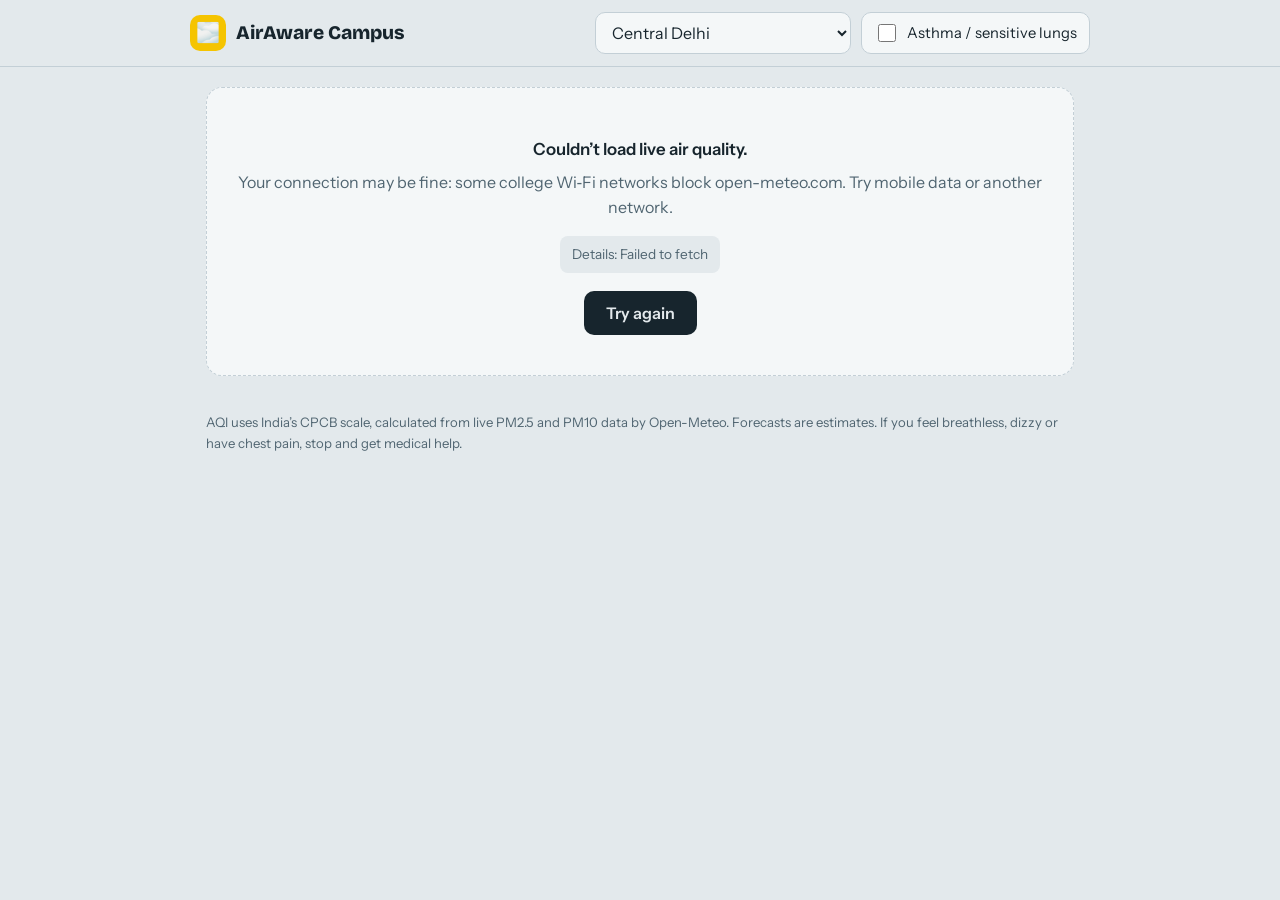
<file: AirAware/index.html>
<!DOCTYPE html>
<html lang="en">
<head>
<meta charset="utf-8">
<meta name="viewport" content="width=device-width, initial-scale=1">
<title>AirAware Campus – Is it safe to be outside today?</title>
<meta name="description" content="Live Delhi air quality and heat advice for students: outdoor classes, sports, jogging and walking between blocks.">
<link rel="icon" href="data:image/svg+xml,<svg xmlns='http://www.w3.org/2000/svg' viewBox='0 0 100 100'><text y='.9em' font-size='90'>🌫️</text></svg>">
<link rel="preconnect" href="https://fonts.googleapis.com">
<link href="https://fonts.googleapis.com/css2?family=Bricolage+Grotesque:wght@600;800&family=Instrument+Sans:wght@400;500;600&display=swap" rel="stylesheet">
<link rel="stylesheet" href="style.css">
</head>
<body>
<nav class="top">
  <div class="brand"><span class="logo" aria-hidden="true">🌫️</span><span>AirAware Campus</span></div>
  <div class="ctl">
    <label for="place" class="sr">Campus area</label>
    <select id="place"></select>
    <label class="sw"><input type="checkbox" id="asthma"><span>Asthma / sensitive lungs</span></label>
  </div>
</nav>

<main>
  <div id="status" class="status" role="status" aria-live="polite">
    <div class="skel"></div>
    <p>Loading live air quality…</p>
  </div>

  <div id="app" class="hide">
    <section class="hero" aria-label="Current air quality">
      <div class="gauge">
        <svg viewBox="0 0 140 140" aria-hidden="true">
          <circle class="trk" cx="70" cy="70" r="58"/>
          <circle class="prg" id="ring" cx="70" cy="70" r="58"/>
        </svg>
        <div class="gnum"><b id="aqi">–</b><span>AQI</span></div>
      </div>
      <div class="htxt">
        <span class="chip" id="cat"></span>
        <h1 id="headline"></h1>
        <p id="why"></p>
        <p class="meta" id="where"></p>
      </div>
      <div class="spectrum">
        <div class="scale" id="scale"><div class="pin" id="pin"></div></div>
        <div class="ticks"><span>0</span><span>100</span><span>200</span><span>300</span><span>400</span><span>500</span></div>
      </div>
    </section>

    <section>
      <h2>Right now</h2>
      <div class="stats" id="stats"></div>
    </section>

    <section>
      <h2>What can I do outside?</h2>
      <div class="acts" id="acts"></div>
    </section>

    <section>
      <h2>Next 12 hours</h2>
      <div class="panel">
        <p id="bestline" class="best"></p>
        <div class="bars" id="bars" role="img" aria-label="Forecast air quality index for the next 12 hours"></div>
      </div>
    </section>

    <section>
      <h2>Do this today</h2>
      <ul class="tips" id="tips"></ul>
    </section>
  </div>

  <footer>
    AQI uses India’s CPCB scale, calculated from live PM2.5 and PM10 data by Open-Meteo. Forecasts are estimates. If you feel breathless, dizzy or have chest pain, stop and get medical help.
  </footer>
</main>
<script src="script.js"></script>
</body>
</html>
</file>
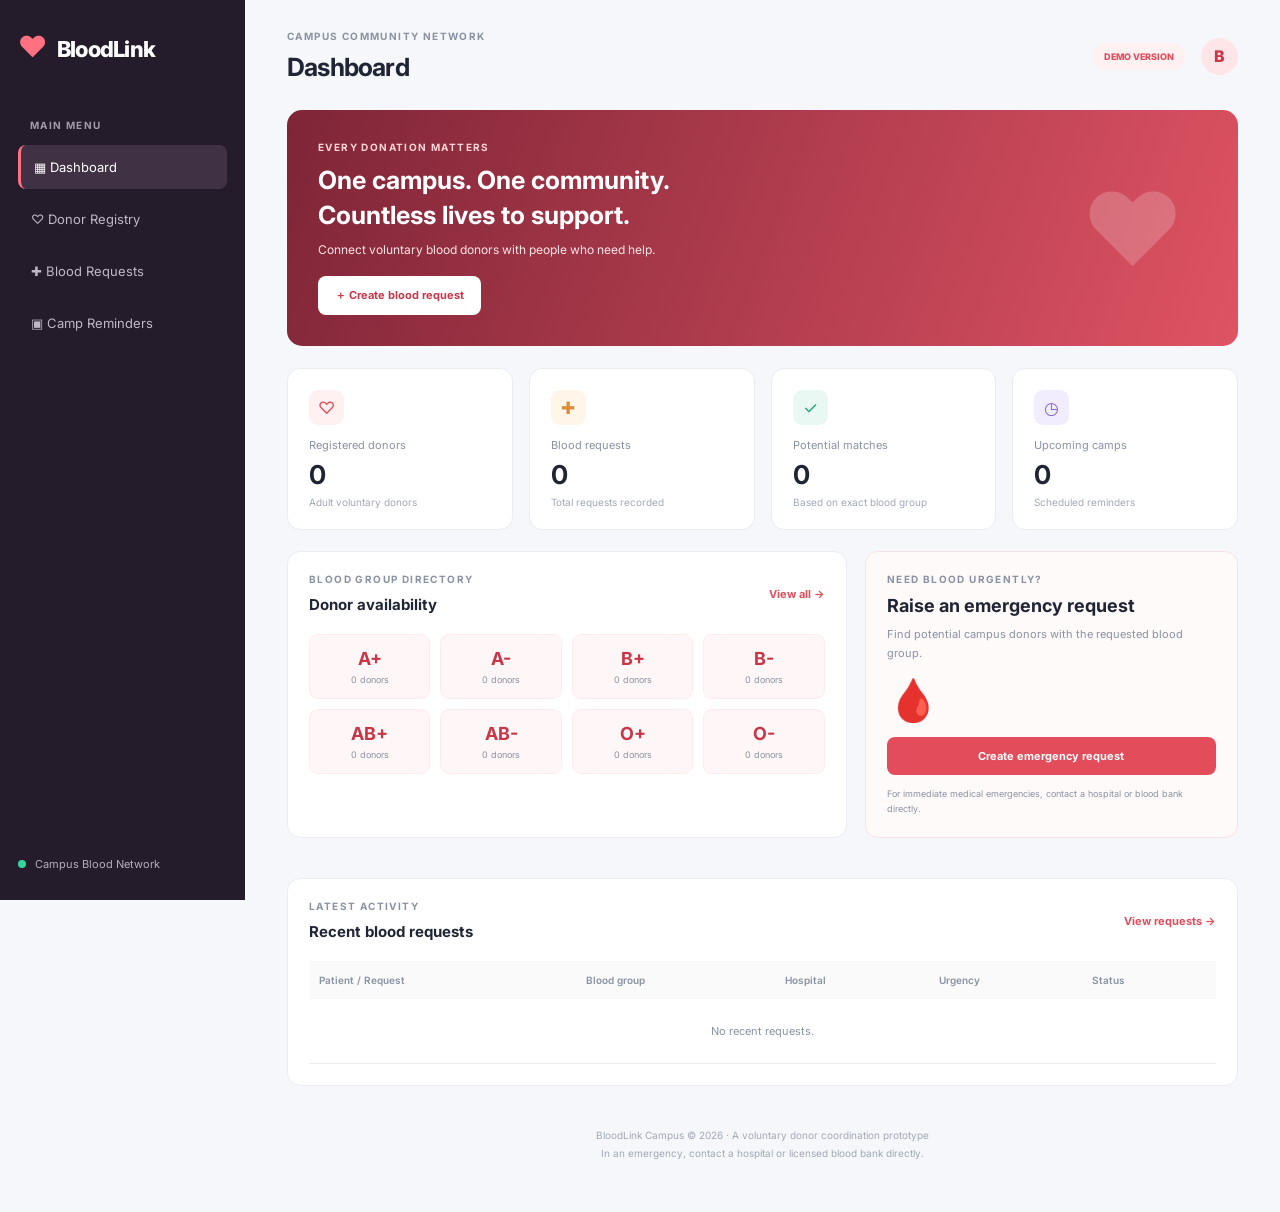
<file: BloodLinkCampus/index.html>
<!DOCTYPE html>
<html lang="en">
<head>
  <meta charset="UTF-8">
  <meta name="viewport" content="width=device-width, initial-scale=1.0">
  <title>BloodLink Campus | Donate. Connect. Save Lives.</title>
  <link rel="stylesheet" href="style.css">
</head>
<body>

  <aside class="sidebar">
    <div class="brand"><span>♥</span> BloodLink</div>
    <p class="side-label">MAIN MENU</p>
    <button class="nav active" data-page="dashboard">▦ Dashboard</button>
    <button class="nav" data-page="donors">♡ Donor Registry</button>
    <button class="nav" data-page="requests">✚ Blood Requests</button>
    <button class="nav" data-page="camps">▣ Camp Reminders</button>

    <div class="sidebar-bottom">
      <span class="online-dot"></span>
      Campus Blood Network
    </div>
  </aside>

  <main class="main">

    <header class="topbar">
      <div>
        <p class="eyebrow">CAMPUS COMMUNITY NETWORK</p>
        <h1 id="pageTitle">Dashboard</h1>
      </div>
      <div class="top-right">
        <span class="demo-badge">DEMO VERSION</span>
        <div class="avatar">B</div>
      </div>
    </header>

    <!-- DASHBOARD -->
    <section id="dashboardPage" class="page">

      <div class="hero">
        <div>
          <p class="eyebrow">EVERY DONATION MATTERS</p>
          <h2>One campus. One community.<br>Countless lives to support.</h2>
          <p>Connect voluntary blood donors with people who need help.</p>
          <button class="hero-btn" data-goto="requests">＋ Create blood request</button>
        </div>
        <div class="hero-symbol">♥</div>
      </div>

      <div class="stats-grid">
        <div class="stat-card">
          <div class="stat-icon red">♡</div>
          <p>Registered donors</p>
          <h2 id="donorCount">0</h2>
          <small>Adult voluntary donors</small>
        </div>

        <div class="stat-card">
          <div class="stat-icon orange">✚</div>
          <p>Blood requests</p>
          <h2 id="requestCount">0</h2>
          <small>Total requests recorded</small>
        </div>

        <div class="stat-card">
          <div class="stat-icon green">✓</div>
          <p>Potential matches</p>
          <h2 id="matchCount">0</h2>
          <small>Based on exact blood group</small>
        </div>

        <div class="stat-card">
          <div class="stat-icon purple">◷</div>
          <p>Upcoming camps</p>
          <h2 id="campCount">0</h2>
          <small>Scheduled reminders</small>
        </div>
      </div>

      <div class="dashboard-grid">
        <div class="panel">
          <div class="panel-heading">
            <div>
              <p class="eyebrow">BLOOD GROUP DIRECTORY</p>
              <h3>Donor availability</h3>
            </div>
            <button class="text-btn" data-goto="donors">View all →</button>
          </div>

          <div id="bloodGroupStats" class="blood-group-grid"></div>
        </div>

        <div class="panel emergency-panel">
          <p class="eyebrow">NEED BLOOD URGENTLY?</p>
          <h3>Raise an emergency request</h3>
          <p>Find potential campus donors with the requested blood group.</p>
          <div class="emergency-icon">🩸</div>
          <button class="primary-btn full-btn" data-goto="requests">
            Create emergency request
          </button>
          <small>For immediate medical emergencies, contact a hospital or blood bank directly.</small>
        </div>
      </div>

      <div class="panel">
        <div class="panel-heading">
          <div>
            <p class="eyebrow">LATEST ACTIVITY</p>
            <h3>Recent blood requests</h3>
          </div>
          <button class="text-btn" data-goto="requests">View requests →</button>
        </div>
        <div class="table-scroll">
          <table>
            <thead>
              <tr>
                <th>Patient / Request</th>
                <th>Blood group</th>
                <th>Hospital</th>
                <th>Urgency</th>
                <th>Status</th>
              </tr>
            </thead>
            <tbody id="recentRequests"></tbody>
          </table>
        </div>
      </div>
    </section>

    <!-- DONOR REGISTRY -->
    <section id="donorsPage" class="page hidden">

      <div class="section-intro">
        <p class="eyebrow">VOLUNTARY DONATION NETWORK</p>
        <h2>Campus donor registry</h2>
        <p>Register as an adult voluntary donor or find potential donors by blood group.</p>
      </div>

      <div class="panel form-panel">
        <div class="panel-heading">
          <div>
            <p class="eyebrow">JOIN THE NETWORK</p>
            <h3>Register as a donor</h3>
          </div>
          <span class="tag">18+ ONLY</span>
        </div>

        <form id="donorForm">
          <div class="form-grid">
            <div class="field">
              <label for="donorName">Full name</label>
              <input type="text" id="donorName" placeholder="Enter your name" maxlength="60" required>
            </div>

            <div class="field">
              <label for="donorAge">Age</label>
              <input type="number" id="donorAge" min="18" max="100" placeholder="18 or above" required>
            </div>

            <div class="field">
              <label for="donorBlood">Blood group</label>
              <select id="donorBlood" required>
                <option value="">Select blood group</option>
                <option>A+</option><option>A-</option>
                <option>B+</option><option>B-</option>
                <option>AB+</option><option>AB-</option>
                <option>O+</option><option>O-</option>
              </select>
            </div>

            <div class="field">
              <label for="donorLocation">Campus location</label>
              <select id="donorLocation" required>
                <option value="">Select location</option>
                <option>Hostel A</option>
                <option>Hostel B</option>
                <option>Hostel C</option>
                <option>Hostel D</option>
                <option>Academic Block</option>
                <option>Other</option>
              </select>
            </div>

            <div class="field">
              <label for="donorEmail">Email address</label>
              <input type="email" id="donorEmail" placeholder="name@example.com" required>
            </div>

            <div class="field">
              <label for="donorPhone">Phone number</label>
              <input type="tel" id="donorPhone" placeholder="10-digit mobile number" pattern="[0-9]{10}" required>
            </div>

            <div class="field full-field">
              <label for="lastDonation">Last donation date (if known)</label>
              <input type="date" id="lastDonation">
              <small>Leave blank if unknown. A blank date does not mean you are eligible to donate.</small>
            </div>
          </div>

          <label class="consent">
            <input type="checkbox" id="donorConsent" required>
            <span>I voluntarily agree to be listed in this demo donor registry and understand that actual donation eligibility must be confirmed by a blood bank.</span>
          </label>

          <button type="submit" class="primary-btn">＋ Register as donor</button>
        </form>
      </div>

      <div class="panel">
        <div class="panel-heading">
          <div>
            <p class="eyebrow">REGISTERED VOLUNTEERS</p>
            <h3>Find potential donors</h3>
          </div>
          <select id="donorFilter" class="filter-select">
            <option value="all">All blood groups</option>
            <option>A+</option><option>A-</option>
            <option>B+</option><option>B-</option>
            <option>AB+</option><option>AB-</option>
            <option>O+</option><option>O-</option>
          </select>
        </div>

        <div class="table-scroll">
          <table>
            <thead>
              <tr>
                <th>Donor</th>
                <th>Blood group</th>
                <th>Location</th>
                <th>Last donation</th>
                <th>Cooldown tracker</th>
              </tr>
            </thead>
            <tbody id="donorTable"></tbody>
          </table>
        </div>
        <p class="privacy-note">Contact details are not displayed in the public directory.</p>
      </div>
    </section>

    <!-- BLOOD REQUESTS -->
    <section id="requestsPage" class="page hidden">

      <div class="section-intro">
        <p class="eyebrow">EMERGENCY SUPPORT</p>
        <h2>Blood request centre</h2>
        <p>Create a request and identify potential donors with the same blood group.</p>
      </div>

      <div class="panel form-panel">
        <div class="panel-heading">
          <div>
            <p class="eyebrow">NEW REQUEST</p>
            <h3>Request blood assistance</h3>
          </div>
          <span class="tag urgent-tag">EMERGENCY SUPPORT</span>
        </div>

        <form id="requestForm">
          <div class="form-grid">
            <div class="field">
              <label for="patientName">Patient / request name</label>
              <input type="text" id="patientName" maxlength="60" placeholder="Enter name" required>
            </div>

            <div class="field">
              <label for="requestBlood">Required blood group</label>
              <select id="requestBlood" required>
                <option value="">Select blood group</option>
                <option>A+</option><option>A-</option>
                <option>B+</option><option>B-</option>
                <option>AB+</option><option>AB-</option>
                <option>O+</option><option>O-</option>
              </select>
            </div>

            <div class="field">
              <label for="hospitalName">Hospital / blood bank</label>
              <input type="text" id="hospitalName" maxlength="100" placeholder="Enter hospital name" required>
            </div>

            <div class="field">
              <label for="unitsRequired">Units requested</label>
              <input type="number" id="unitsRequired" min="1" max="20" value="1" required>
            </div>

            <div class="field">
              <label for="requestUrgency">Priority</label>
              <select id="requestUrgency" required>
                <option value="Urgent">Urgent</option>
                <option value="High">High</option>
                <option value="Normal">Normal</option>
              </select>
            </div>

            <div class="field">
              <label for="requestContact">Requester contact</label>
              <input type="tel" id="requestContact" pattern="[0-9]{10}" placeholder="10-digit mobile number" required>
            </div>
          </div>

          <button type="submit" class="primary-btn">＋ Submit blood request</button>
        </form>
      </div>

      <div id="matchResult" class="panel match-panel hidden">
        <p class="eyebrow">POTENTIAL DONOR MATCHES</p>
        <h3 id="matchHeading">Matching donors</h3>
        <p class="muted" id="matchDescription"></p>
        <div id="matchList" class="match-list"></div>
        <button id="broadcastButton" class="primary-btn full-btn">
          📢 Simulate emergency broadcast
        </button>
        <p id="broadcastMessage" class="broadcast-message"></p>
      </div>

      <div class="panel">
        <div class="panel-heading">
          <div>
            <p class="eyebrow">REQUEST HISTORY</p>
            <h3>All blood requests</h3>
          </div>
        </div>
        <div class="table-scroll">
          <table>
            <thead>
              <tr>
                <th>Request</th>
                <th>Blood group</th>
                <th>Hospital</th>
                <th>Units</th>
                <th>Priority</th>
                <th>Status</th>
              </tr>
            </thead>
            <tbody id="requestTable"></tbody>
          </table>
        </div>
      </div>
    </section>

    <!-- CAMP REMINDERS -->
    <section id="campsPage" class="page hidden">

      <div class="section-intro">
        <p class="eyebrow">CAMPUS EVENTS</p>
        <h2>Blood donation camp reminders</h2>
        <p>Keep track of upcoming voluntary blood donation camps.</p>
      </div>

      <div class="panel form-panel">
        <div class="panel-heading">
          <div>
            <p class="eyebrow">SCHEDULE AN EVENT</p>
            <h3>Add a camp reminder</h3>
          </div>
        </div>

        <form id="campForm">
          <div class="form-grid">
            <div class="field">
              <label for="campName">Camp name</label>
              <input type="text" id="campName" maxlength="80" placeholder="Campus Blood Donation Camp" required>
            </div>

            <div class="field">
              <label for="campDate">Date</label>
              <input type="date" id="campDate" required>
            </div>

            <div class="field">
              <label for="campTime">Time</label>
              <input type="time" id="campTime" required>
            </div>

            <div class="field">
              <label for="campVenue">Venue</label>
              <input type="text" id="campVenue" maxlength="100" placeholder="Campus auditorium" required>
            </div>
          </div>

          <button type="submit" class="primary-btn">＋ Add camp reminder</button>
        </form>
      </div>

      <div class="panel">
        <div class="panel-heading">
          <div>
            <p class="eyebrow">UPCOMING EVENTS</p>
            <h3>Scheduled camps</h3>
          </div>
        </div>
        <div id="campList" class="camp-list"></div>
      </div>
    </section>

    <footer>
      BloodLink Campus © 2026 · A voluntary donor coordination prototype
      <p>In an emergency, contact a hospital or licensed blood bank directly.</p>
    </footer>

  </main>

  <script src="script.js"></script>
</body>
</html>
</file>
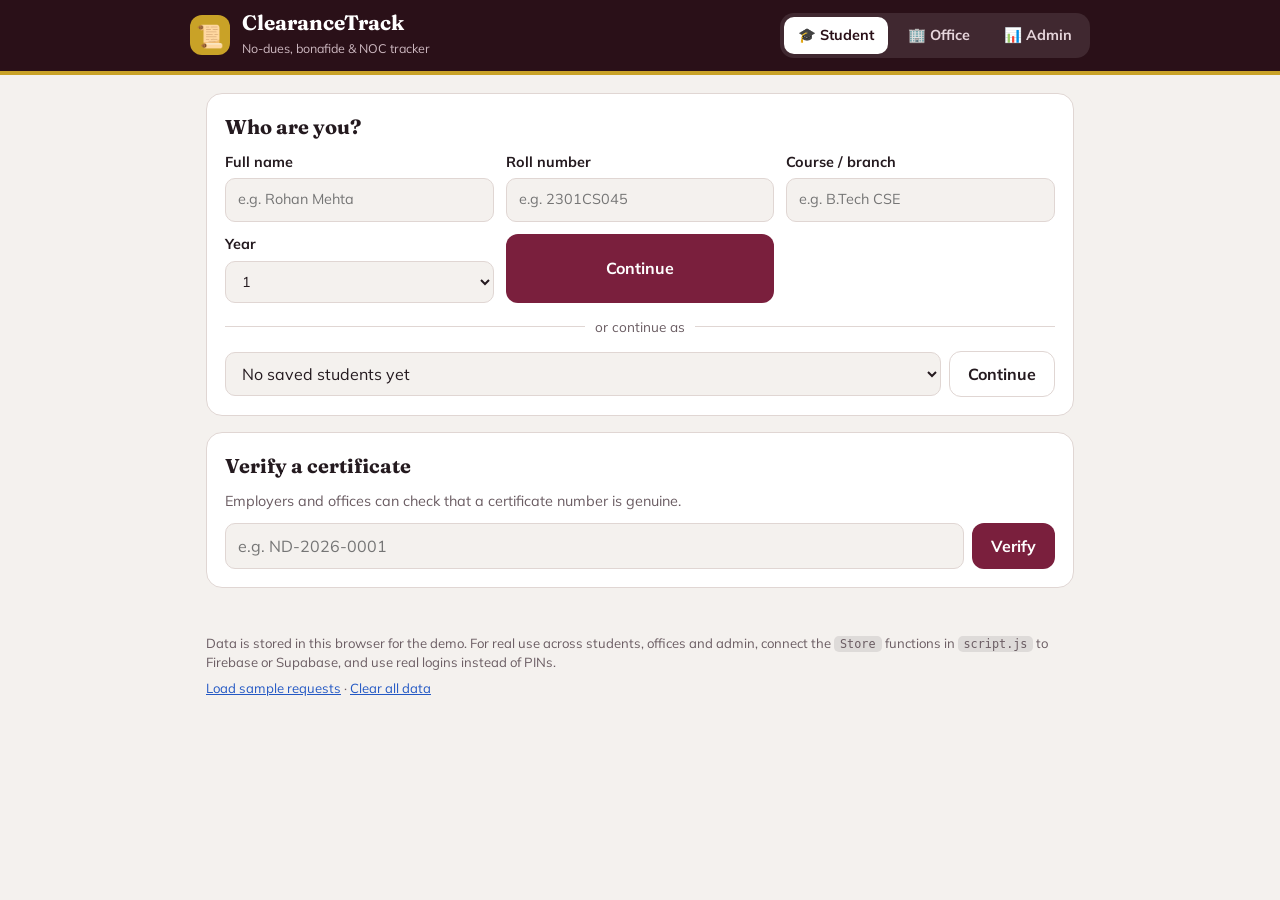
<file: ClearanceTrack/index.html>
<!DOCTYPE html>
<html lang="en">
<head>
<meta charset="utf-8">
<meta name="viewport" content="width=device-width, initial-scale=1">
<title>ClearanceTrack – No-dues, bonafide &amp; NOC tracker</title>
<meta name="description" content="Apply once, track every department's approval live, and get a verifiable certificate. No more running between offices.">
<link rel="icon" href="data:image/svg+xml,<svg xmlns='http://www.w3.org/2000/svg' viewBox='0 0 100 100'><text y='.9em' font-size='90'>📜</text></svg>">
<link rel="preconnect" href="https://fonts.googleapis.com">
<link href="https://fonts.googleapis.com/css2?family=Fraunces:wght@600;700&family=Mulish:wght@400;600;700&display=swap" rel="stylesheet">
<link rel="stylesheet" href="style.css">
</head>
<body>
<header class="bar">
  <div class="brand">
    <span class="logo" aria-hidden="true">📜</span>
    <div><b>ClearanceTrack</b><small>No-dues, bonafide &amp; NOC tracker</small></div>
  </div>
  <nav class="roles" role="tablist" aria-label="Choose your role">
    <button role="tab" class="tab" data-role="student" aria-selected="true">🎓 Student</button>
    <button role="tab" class="tab" data-role="office" aria-selected="false">🏢 Office</button>
    <button role="tab" class="tab" data-role="admin" aria-selected="false">📊 Admin</button>
  </nav>
</header>

<main>
<noscript><p class="card">ClearanceTrack needs JavaScript to run. Please enable it.</p></noscript>

<!-- ================= STUDENT ================= -->
<section id="view-student" class="view">
  <div id="sSignin" class="card">
    <h2>Who are you?</h2>
    <form id="signForm" class="fields two" autocomplete="off">
      <label>Full name<input id="sName" required maxlength="60" placeholder="e.g. Rohan Mehta"></label>
      <label>Roll number<input id="sRoll" required maxlength="20" placeholder="e.g. 2301CS045"></label>
      <label>Course / branch<input id="sCourse" required maxlength="40" placeholder="e.g. B.Tech CSE"></label>
      <label>Year<select id="sYear"><option>1</option><option>2</option><option>3</option><option>4</option><option>5</option></select></label>
      <button class="btn primary" type="submit">Continue</button>
    </form>
    <div class="or"><span>or continue as</span></div>
    <div class="inline">
      <select id="sSel" aria-label="Continue as"></select>
      <button class="btn ghost" id="sBtn" type="button">Continue</button>
    </div>
  </div>

  <div id="sDash" class="hide">
    <div id="sMe"></div>
    <div class="card">
      <h2>Apply for a certificate</h2>
      <form id="reqForm" class="fields" autocomplete="off">
        <label>What do you need?<select id="rType"></select></label>
        <div id="rNeeds" class="needs"></div>
        <label>Purpose / note <span id="purposeHint" class="opt">(optional)</span><input id="rPurpose" maxlength="140" placeholder="e.g. Internship at Acme Corp, 3 months"></label>
        <p id="rErr" class="err hide" role="alert"></p>
        <button class="btn primary" type="submit">Submit to all departments</button>
      </form>
    </div>
    <h2 class="sec">My requests</h2>
    <div id="myReqs" class="list"></div>
  </div>

  <div id="verifyCard" class="card">
    <h2>Verify a certificate</h2>
    <p class="hint">Employers and offices can check that a certificate number is genuine.</p>
    <form id="verifyForm" class="inline">
      <input id="vCode" placeholder="e.g. ND-2026-0001" maxlength="20" autocomplete="off" aria-label="Certificate number" required>
      <button class="btn primary" type="submit">Verify</button>
    </form>
    <div id="vResult"></div>
  </div>
</section>

<!-- ================= OFFICE ================= -->
<section id="view-office" class="view hide">
  <div id="oLock" class="card lockbox">
    <h2>Department login</h2>
    <p>Choose your department and enter its PIN.</p>
    <form id="oLockForm" class="fields">
      <select id="oDept" aria-label="Department"></select>
      <input id="oPin" type="password" inputmode="numeric" maxlength="8" placeholder="PIN" aria-label="Department PIN" required>
      <button class="btn primary" type="submit">Unlock</button>
    </form>
    <p class="hint">Demo PIN for every department: 1111</p>
    <p id="oErr" class="err hide" role="alert"></p>
  </div>
  <div id="oMain" class="hide">
    <div id="oHead" class="card me"></div>
    <div id="oBanner"></div>
    <div class="stats">
      <div class="stat"><b id="osWait">0</b><span>Waiting for you</span></div>
      <div class="stat warn"><b id="osLate">0</b><span>Past deadline</span></div>
      <div class="stat"><b id="osAvg">–</b><span>Avg days to reply</span></div>
    </div>
    <div class="chips" role="tablist" aria-label="Filter">
      <button class="chip-btn active" data-filter="pending">Waiting</button>
      <button class="chip-btn" data-filter="blocked">Dues / rejected</button>
      <button class="chip-btn" data-filter="done">Approved</button>
    </div>
    <input id="oSearch" class="search" type="search" placeholder="Search name or roll number…" aria-label="Search">
    <div id="oList" class="list"></div>
  </div>
</section>

<!-- ================= ADMIN ================= -->
<section id="view-admin" class="view hide">
  <div id="aLock" class="card lockbox">
    <h2>Admin login</h2>
    <p>Enter the registrar / admin PIN.</p>
    <form class="lock" id="aLockForm">
      <input id="aPin" type="password" inputmode="numeric" maxlength="8" placeholder="PIN" aria-label="Admin PIN" required>
      <button class="btn primary" type="submit">Unlock</button>
    </form>
    <p class="hint">Demo PIN: 9999</p>
    <p id="aErr" class="err hide" role="alert"></p>
  </div>
  <div id="aMain" class="hide">
    <div class="stats four">
      <div class="stat"><b id="asProg">0</b><span>In progress</span></div>
      <div class="stat"><b id="asReady">0</b><span>Ready to issue</span></div>
      <div class="stat"><b id="asIssued">0</b><span>Issued</span></div>
      <div class="stat warn"><b id="asStuck">0</b><span>Past deadline</span></div>
    </div>
    <h2 class="sec">Ready to issue</h2>
    <div id="aReady" class="list"></div>
    <h2 class="sec">Where requests get stuck</h2>
    <div id="aBott" class="card"></div>
    <div class="rowhead"><h2 class="sec">Requests past the deadline</h2><button class="btn ghost small" id="csvBtn" type="button">⬇ Download all (CSV)</button></div>
    <div id="aStuck" class="list"></div>
  </div>
</section>
</main>

<!-- certificate page (shown instead of the app, and printed) -->
<section id="certPage" class="hide" aria-label="Certificate">
  <div class="noprint certbar">
    <button class="btn ghost" data-act="closecert" type="button">← Back</button>
    <button class="btn primary" data-act="printcert" type="button">🖨 Print / Save as PDF</button>
  </div>
  <div id="certBody" class="cert"></div>
</section>

<div id="toast" class="toast hide" role="status" aria-live="polite"></div>

<footer>
  <p>Data is stored in this browser for the demo. For real use across students, offices and admin, connect the <code>Store</code> functions in <code>script.js</code> to Firebase or Supabase, and use real logins instead of PINs.</p>
  <p><button class="link" id="seedBtn" type="button">Load sample requests</button> · <button class="link" id="resetBtn" type="button">Clear all data</button></p>
</footer>

<script src="script.js"></script>
</body>
</html>
</file>
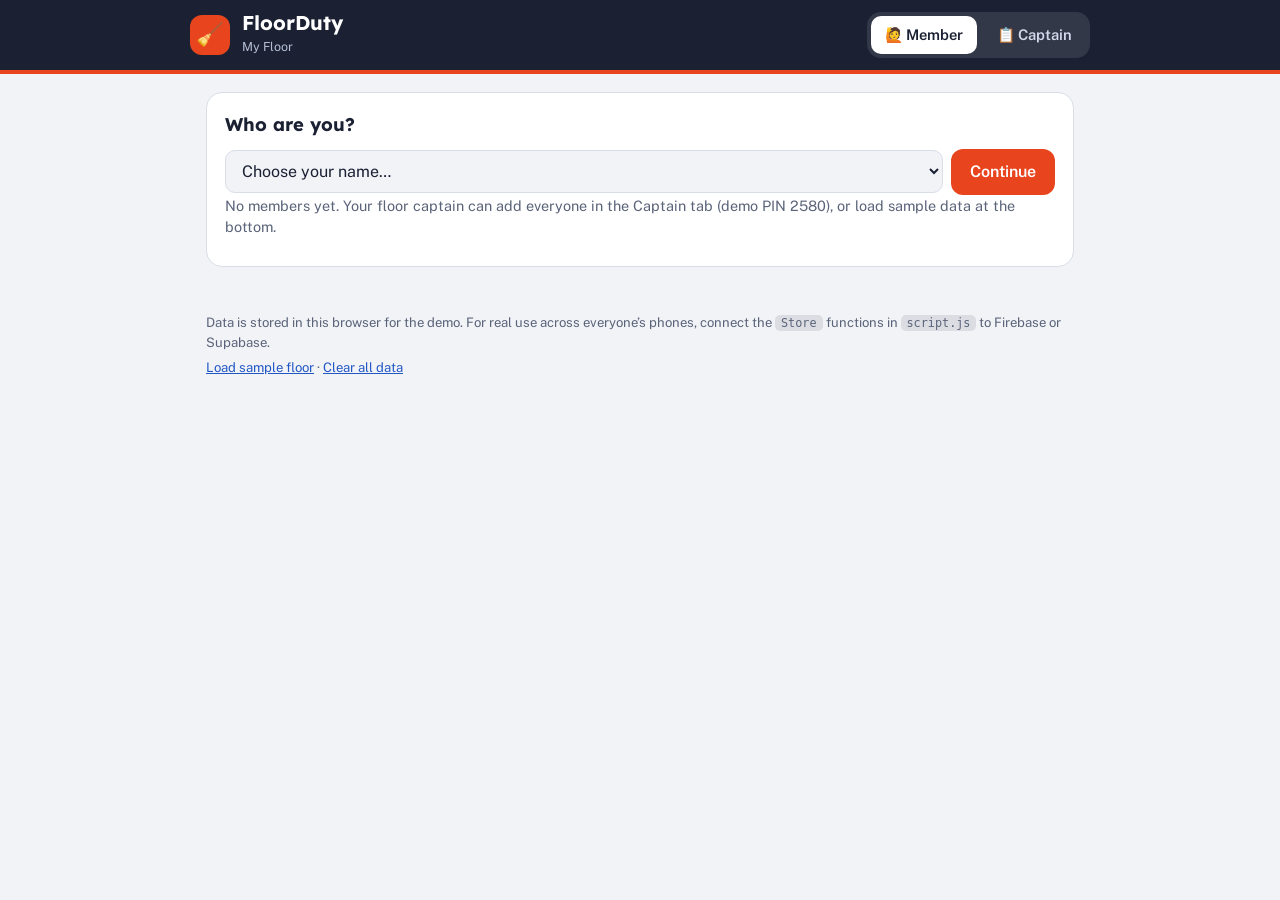
<file: FloorDuty/index.html>
<!DOCTYPE html>
<html lang="en">
<head>
<meta charset="utf-8">
<meta name="viewport" content="width=device-width, initial-scale=1">
<title>FloorDuty – Fair hostel chore roster</title>
<meta name="description" content="A fair, auto-rotating duty roster for your hostel floor or room. Swap duties, get reminders, and end the arguments about whose turn it is.">
<link rel="icon" href="data:image/svg+xml,<svg xmlns='http://www.w3.org/2000/svg' viewBox='0 0 100 100'><text y='.9em' font-size='90'>🧹</text></svg>">
<link rel="preconnect" href="https://fonts.googleapis.com">
<link href="https://fonts.googleapis.com/css2?family=Lexend:wght@500;700&family=Public+Sans:wght@400;500;600;700&display=swap" rel="stylesheet">
<link rel="stylesheet" href="style.css">
</head>
<body>
<header class="bar">
  <div class="brand">
    <span class="logo" aria-hidden="true">🧹</span>
    <div><b>FloorDuty</b><small id="floorTitle">Fair hostel chore roster</small></div>
  </div>
  <nav class="roles" role="tablist" aria-label="Choose your role">
    <button role="tab" class="tab" data-role="member" aria-selected="true">🙋 Member</button>
    <button role="tab" class="tab" data-role="captain" aria-selected="false">📋 Captain</button>
  </nav>
</header>

<main>
<noscript><p class="card">FloorDuty needs JavaScript to run. Please enable it.</p></noscript>

<!-- ================= MEMBER ================= -->
<section id="view-member" class="view">
  <div id="mSignin" class="card">
    <h2>Who are you?</h2>
    <div class="inline">
      <select id="mSel" aria-label="Choose your name"></select>
      <button class="btn primary" id="mBtn" type="button">Continue</button>
    </div>
    <p id="noMembers" class="hint hide">No members yet. Your floor captain can add everyone in the Captain tab (demo PIN 2580), or load sample data at the bottom.</p>
  </div>

  <div id="mDash" class="hide">
    <div id="mMe"></div>
    <div id="todayBanner"></div>

    <h2 class="sec">Today on the floor</h2>
    <div id="todayAll" class="list"></div>

    <h2 class="sec">My upcoming duties</h2>
    <div id="myList" class="list"></div>

    <h2 class="sec">Swap requests for me</h2>
    <div id="swapBox" class="list"></div>

    <h2 class="sec">Next 7 days</h2>
    <div class="tablewrap" id="calWrap"></div>

    <h2 class="sec">Fairness board</h2>
    <div id="fairBoard" class="card"></div>
  </div>
</section>

<!-- ================= CAPTAIN ================= -->
<section id="view-captain" class="view hide">
  <div id="captainLock" class="card lockbox">
    <h2>Floor captain login</h2>
    <p>Enter the captain PIN to manage members and duties.</p>
    <form class="lock" id="lockForm">
      <input id="pinInput" type="password" inputmode="numeric" maxlength="8" placeholder="PIN" aria-label="Captain PIN" required>
      <button class="btn primary" type="submit">Unlock</button>
    </form>
    <p class="hint">Demo PIN: 2580</p>
    <p id="lockErr" class="err hide" role="alert"></p>
  </div>

  <div id="captainMain" class="hide">
    <div class="card">
      <h2>Floor / room name</h2>
      <form id="floorForm" class="inline">
        <input id="floorName" maxlength="40" placeholder="e.g. Block B – 2nd Floor" aria-label="Floor name" required>
        <button class="btn primary" type="submit">Save</button>
      </form>
    </div>

    <div class="card">
      <h2>Members</h2>
      <form id="memberForm" class="inline" autocomplete="off">
        <input id="mName" required maxlength="40" placeholder="Name" aria-label="Member name">
        <input id="mRoom" maxlength="12" placeholder="Room (optional)" aria-label="Room">
        <button class="btn primary" type="submit">Add member</button>
      </form>
      <div id="memberList" class="list slim"></div>
    </div>

    <div class="card">
      <h2>Away / on leave</h2>
      <p class="hint">Someone away is skipped, and their duties in that window move to others automatically.</p>
      <form id="awayForm" class="inline" autocomplete="off">
        <select id="aMember" aria-label="Member"></select>
        <input type="date" id="aFrom" required aria-label="Away from">
        <input type="date" id="aTo" required aria-label="Away until">
        <button class="btn primary" type="submit">Mark away</button>
      </form>
      <div id="awayList" class="list slim"></div>
    </div>

    <div class="card">
      <h2>Duties</h2>
      <form id="dutyForm" class="fields" autocomplete="off">
        <div class="two">
          <label>Duty name<input id="dName" required maxlength="40" placeholder="e.g. Clean washroom"></label>
          <label>Icon<select id="dIcon"></select></label>
        </div>
        <div class="three">
          <label>Effort<select id="dWeight"><option value="1">Easy (1 point)</option><option value="2">Medium (2 points)</option><option value="3">Hard (3 points)</option></select></label>
          <label>How often<select id="dFreq"><option value="daily">Every day</option><option value="weekly">Once a week</option></select></label>
          <label>Day (weekly only)<select id="dDay"></select></label>
        </div>
        <button class="btn primary" type="submit">Add duty</button>
      </form>
      <div id="dutyList" class="list slim"></div>
    </div>

    <div class="card">
      <h2>Today’s check-off</h2>
      <p class="hint">Mark what really happened. Missed duties don’t count toward your points, so they come back to you sooner.</p>
      <div id="todayAdmin" class="list slim"></div>
    </div>

    <div class="rowhead">
      <h2 class="sec">Roster · next 14 days</h2>
      <div class="inline">
        <button class="btn ghost small" id="regenBtn" type="button">↻ Rebuild upcoming</button>
        <button class="btn primary small" id="printBtn" type="button">🖨 Print</button>
      </div>
    </div>
    <div id="printSheet" class="tablewrap"></div>
  </div>
</section>
</main>

<div id="toast" class="toast hide" role="status" aria-live="polite"></div>

<footer>
  <p>Data is stored in this browser for the demo. For real use across everyone’s phones, connect the <code>Store</code> functions in <code>script.js</code> to Firebase or Supabase.</p>
  <p><button class="link" id="seedBtn" type="button">Load sample floor</button> · <button class="link" id="resetBtn" type="button">Clear all data</button></p>
</footer>

<script src="script.js"></script>
</body>
</html>
</file>
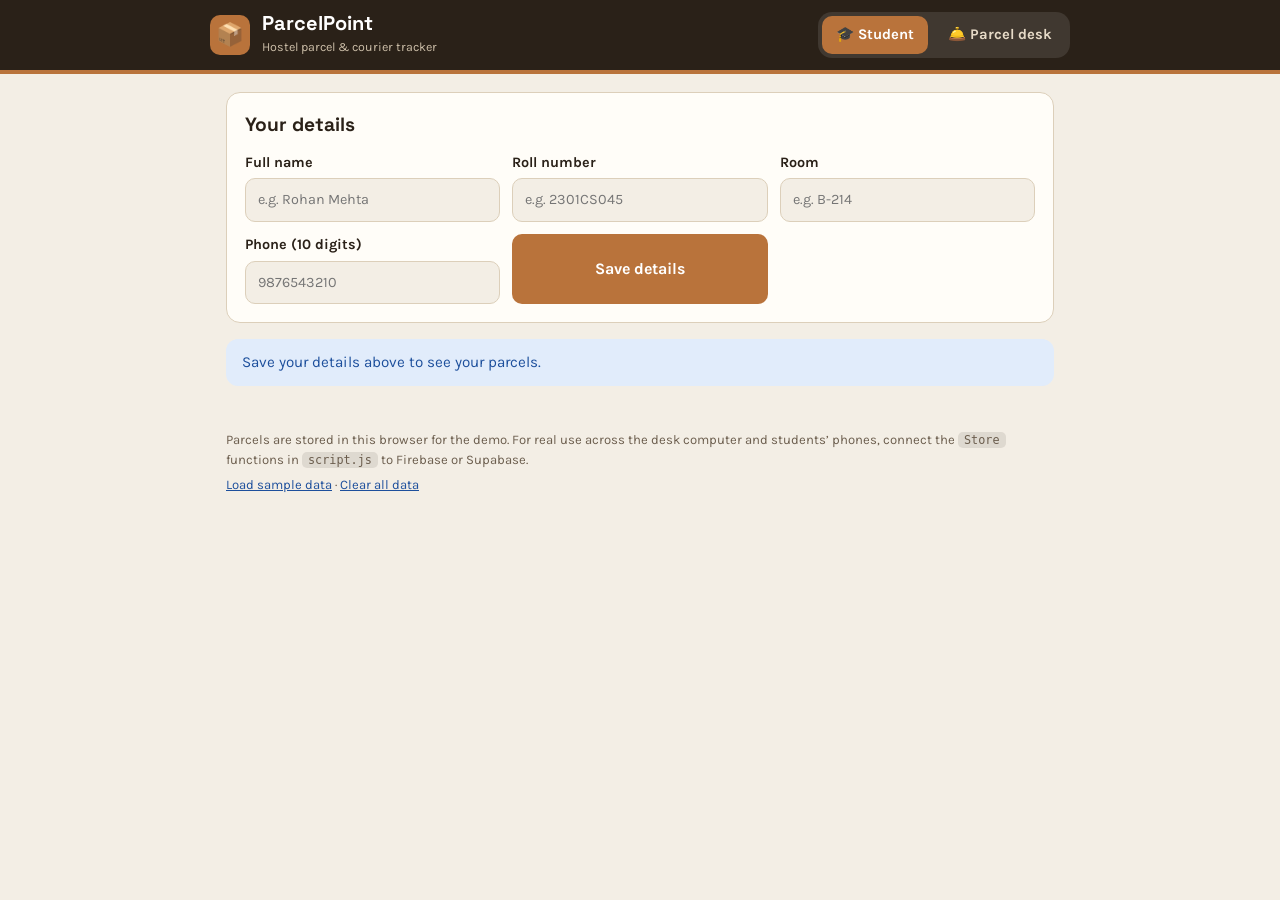
<file: ParcelPoint/index.html>
<!DOCTYPE html>
<html lang="en">
<head>
<meta charset="utf-8">
<meta name="viewport" content="width=device-width, initial-scale=1">
<title>ParcelPoint – Hostel parcel &amp; courier tracker</title>
<meta name="description" content="Log hostel parcels at the gate, notify students instantly, and hand over with a pickup code. No more 'did my parcel come?'">
<link rel="icon" href="data:image/svg+xml,<svg xmlns='http://www.w3.org/2000/svg' viewBox='0 0 100 100'><text y='.9em' font-size='90'>📦</text></svg>">
<link rel="preconnect" href="https://fonts.googleapis.com">
<link href="https://fonts.googleapis.com/css2?family=Space+Grotesk:wght@500;700&family=Karla:wght@400;500;700&display=swap" rel="stylesheet">
<link rel="stylesheet" href="style.css">
</head>
<body>
<header class="bar">
  <div class="brand">
    <span class="logo" aria-hidden="true">📦</span>
    <div><b>ParcelPoint</b><small>Hostel parcel &amp; courier tracker</small></div>
  </div>
  <nav class="roles" role="tablist" aria-label="Choose your role">
    <button role="tab" class="tab" data-role="student" aria-selected="true">🎓 Student <span id="badge" class="badge hide">0</span></button>
    <button role="tab" class="tab" data-role="desk" aria-selected="false">🛎️ Parcel desk</button>
  </nav>
</header>

<main>
<noscript><p class="card">ParcelPoint needs JavaScript to run. Please enable it.</p></noscript>

<!-- ================= STUDENT ================= -->
<section id="view-student" class="view">
  <div class="card">
    <h2>Your details</h2>
    <form id="profileForm" class="fields two" autocomplete="off">
      <label>Full name<input id="pName" required maxlength="60" placeholder="e.g. Rohan Mehta"></label>
      <label>Roll number<input id="pRoll" required maxlength="20" placeholder="e.g. 2301CS045"></label>
      <label>Room<input id="pRoom" required maxlength="12" placeholder="e.g. B-214"></label>
      <label>Phone (10 digits)<input id="pPhone" required inputmode="numeric" maxlength="10" pattern="[0-9]{10}" placeholder="9876543210"></label>
      <button class="btn primary" type="submit">Save details</button>
    </form>
  </div>

  <div id="needProfile" class="note-box">Save your details above to see your parcels.</div>

  <div id="studentMain" class="hide">
    <div id="waitBanner"></div>
    <h2 class="sec">Waiting for pickup</h2>
    <div id="waitList" class="list"></div>

    <h2 class="sec">Expecting a parcel?</h2>
    <div class="card">
      <p class="hint">Tell us what is coming. When it reaches the gate, it is matched to you automatically.</p>
      <form id="expForm" class="fields" autocomplete="off">
        <div class="two">
          <label>Courier<select id="eCourier"></select></label>
          <label>Item (optional)<input id="eItem" maxlength="60" placeholder="e.g. Headphones"></label>
        </div>
        <label>Tracking / AWB number (optional)<input id="eAwb" maxlength="30" placeholder="e.g. 1234567890"></label>
        <button class="btn primary" type="submit">Add to expected</button>
      </form>
    </div>
    <div id="expList" class="list slim"></div>

    <h2 class="sec">Past parcels</h2>
    <div id="pastList" class="list"></div>
  </div>
</section>

<!-- ================= DESK ================= -->
<section id="view-desk" class="view hide">
  <div id="deskLock" class="card lockbox">
    <h2>Parcel desk login</h2>
    <p>Enter the desk PIN to log and hand over parcels.</p>
    <form class="lock" id="lockForm">
      <input id="pinInput" type="password" inputmode="numeric" maxlength="8" placeholder="PIN" aria-label="Desk PIN" required>
      <button class="btn primary" type="submit">Unlock</button>
    </form>
    <p class="hint">Demo PIN: 2468</p>
    <p id="lockErr" class="err hide" role="alert"></p>
  </div>

  <div id="deskMain" class="hide">
    <div class="stats">
      <div class="stat"><b id="sWait">0</b><span>Waiting</span></div>
      <div class="stat warn"><b id="sAging">0</b><span>3+ days old</span></div>
      <div class="stat"><b id="sToday">0</b><span>Collected today</span></div>
    </div>

    <div class="card">
      <h2>Quick pickup</h2>
      <form id="codeForm" class="inline">
        <input id="codeInput" placeholder="PK-XXXXX" maxlength="10" autocapitalize="characters" autocomplete="off" aria-label="Pickup code" required>
        <button class="btn primary" type="submit">Find parcel</button>
      </form>
    </div>

    <div class="card">
      <h2>Log a new parcel</h2>
      <form id="logForm" class="fields" autocomplete="off">
        <div class="two">
          <label>Roll number<input id="lRoll" list="rollList" required maxlength="20" placeholder="Start typing roll no."></label>
          <label>Student name<input id="lName" required maxlength="60"></label>
        </div>
        <datalist id="rollList"></datalist>
        <div class="two">
          <label>Room<input id="lRoom" maxlength="12" placeholder="e.g. B-214"></label>
          <label>Phone (for WhatsApp alert)<input id="lPhone" inputmode="numeric" maxlength="10" placeholder="10 digits"></label>
        </div>
        <div class="two">
          <label>Courier<select id="lCourier"></select></label>
          <label>Size
            <select id="lSize"><option>Small</option><option>Medium</option><option>Large</option></select>
          </label>
        </div>
        <div class="two">
          <label>Item / note (optional)<input id="lItem" maxlength="60" placeholder="e.g. Brown box, Amazon"></label>
          <label>Tracking / AWB (optional)<input id="lAwb" maxlength="30"></label>
        </div>
        <div class="two">
          <label>Shelf<input id="lShelf" maxlength="10" required></label>
          <label>Cash on delivery ₹ (0 if none)<input id="lCod" type="number" min="0" max="100000" step="1" value="0"></label>
        </div>
        <label class="check"><input type="checkbox" id="lFragile"> Fragile – handle with care</label>
        <p id="logErr" class="err hide" role="alert"></p>
        <button class="btn primary" type="submit">Log parcel &amp; generate code</button>
      </form>
      <div id="logResult"></div>
    </div>

    <h2 class="sec">Parcels</h2>
    <div class="chips">
      <button class="chip-btn active" data-filter="waiting">Waiting</button>
      <button class="chip-btn" data-filter="aging">3+ days</button>
      <button class="chip-btn" data-filter="done">Collected / returned</button>
    </div>
    <input id="search" class="search" type="search" placeholder="Search name, roll, code, courier, AWB…" aria-label="Search parcels">
    <div id="deskList" class="list"></div>
  </div>
</section>
</main>

<dialog id="hoDialog" aria-label="Hand over parcel">
  <div id="hoBody"></div>
</dialog>

<div id="toast" class="toast hide" role="status" aria-live="polite"></div>

<footer>
  <p>Parcels are stored in this browser for the demo. For real use across the desk computer and students’ phones, connect the <code>Store</code> functions in <code>script.js</code> to Firebase or Supabase.</p>
  <p><button class="link" id="seedBtn" type="button">Load sample data</button> · <button class="link" id="resetBtn" type="button">Clear all data</button></p>
</footer>

<script src="script.js"></script>
</body>
</html>
</file>
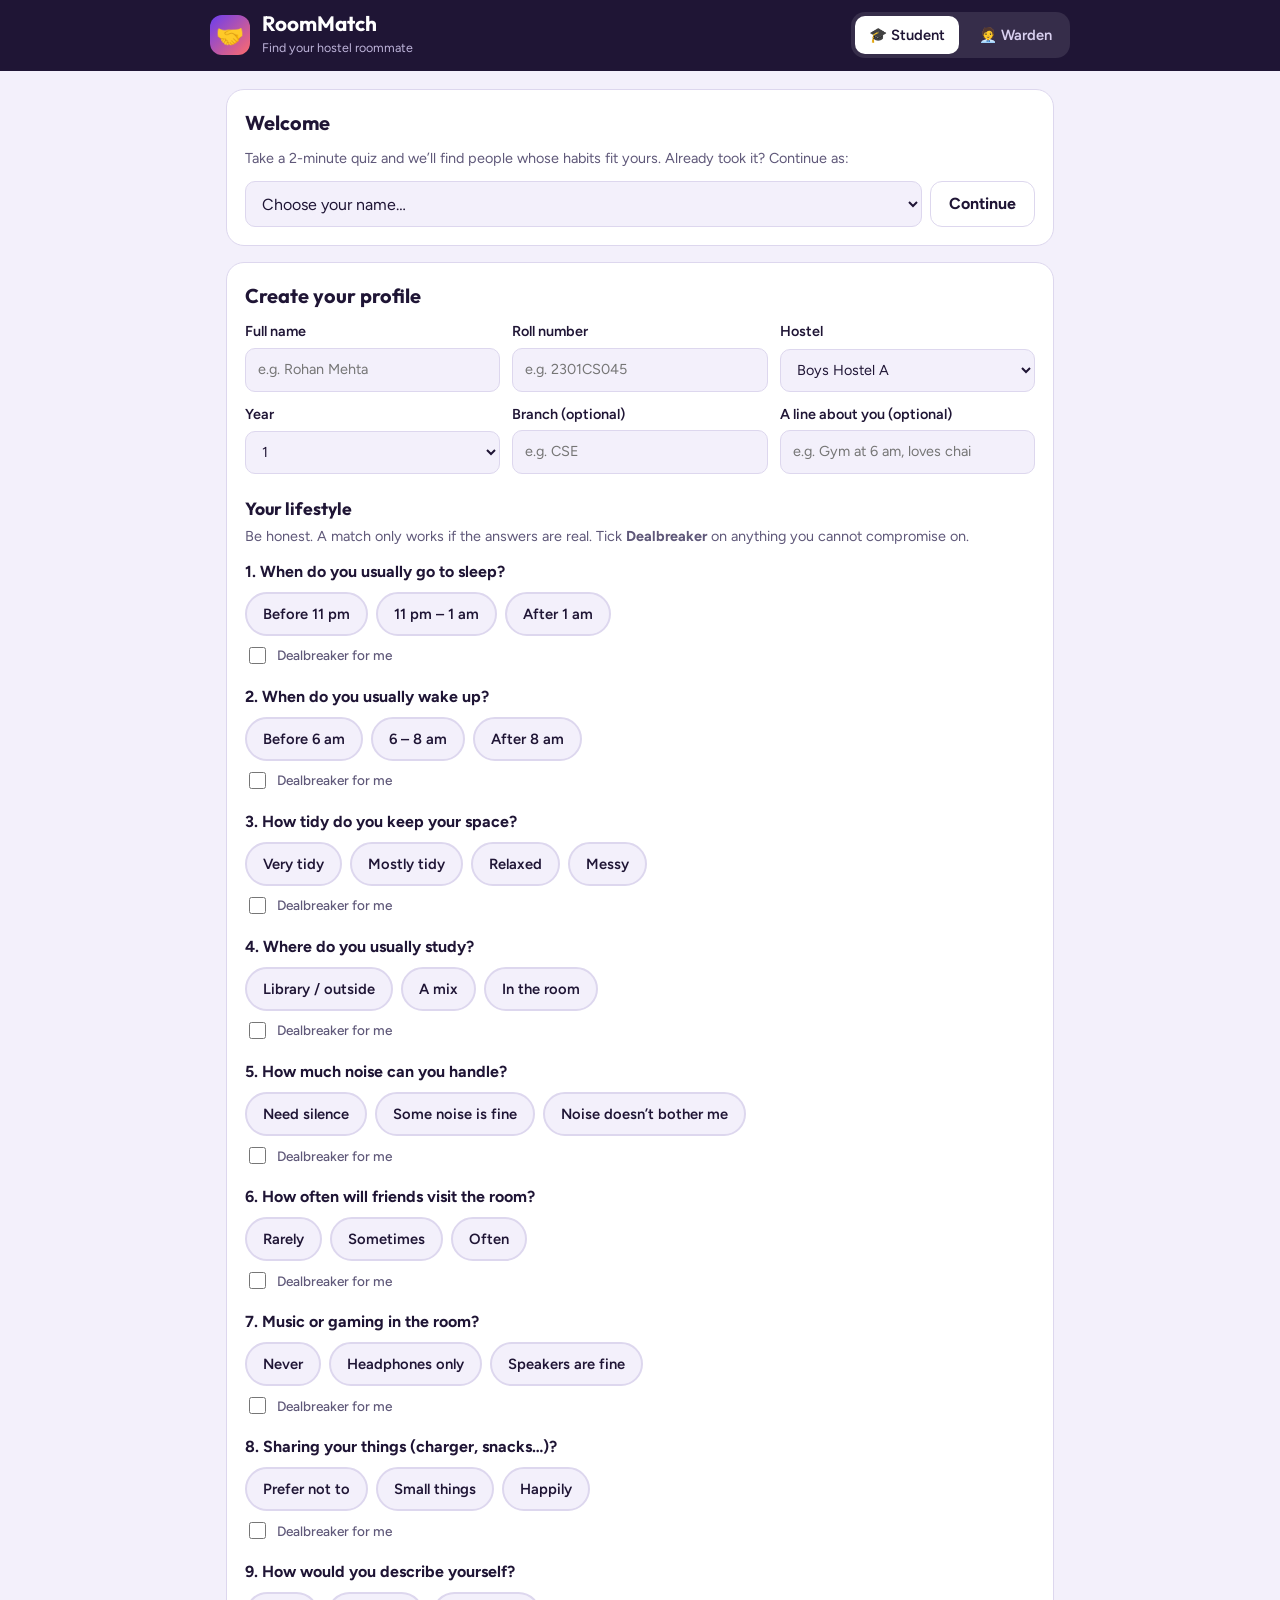
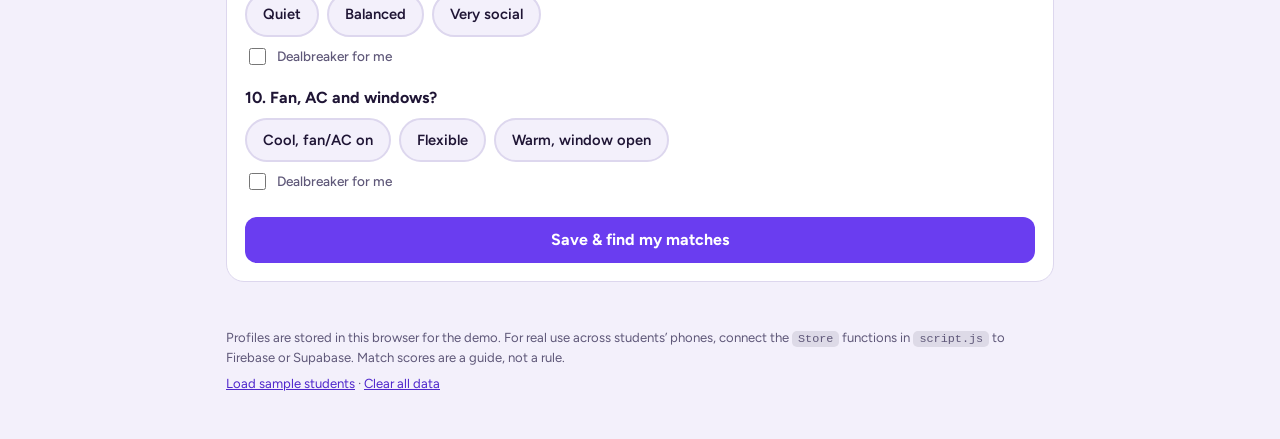
<file: RoomMatch/index.html>
<!DOCTYPE html>
<html lang="en">
<head>
<meta charset="utf-8">
<meta name="viewport" content="width=device-width, initial-scale=1">
<title>RoomMatch – Find a roommate you’ll actually get along with</title>
<meta name="description" content="A short lifestyle quiz matches hostel students with compatible roommates. Fewer room conflicts, happier hostels.">
<link rel="icon" href="data:image/svg+xml,<svg xmlns='http://www.w3.org/2000/svg' viewBox='0 0 100 100'><text y='.9em' font-size='90'>🤝</text></svg>">
<link rel="preconnect" href="https://fonts.googleapis.com">
<link href="https://fonts.googleapis.com/css2?family=Outfit:wght@600;700&family=Figtree:wght@400;500;600;700&display=swap" rel="stylesheet">
<link rel="stylesheet" href="style.css">
</head>
<body>
<header class="bar">
  <div class="brand">
    <span class="logo" aria-hidden="true">🤝</span>
    <div><b>RoomMatch</b><small>Find your hostel roommate</small></div>
  </div>
  <nav class="roles" role="tablist" aria-label="Choose your role">
    <button role="tab" class="tab" data-role="student" aria-selected="true">🎓 Student</button>
    <button role="tab" class="tab" data-role="warden" aria-selected="false">🧑‍💼 Warden</button>
  </nav>
</header>

<main>
<noscript><p class="card">RoomMatch needs JavaScript to run. Please enable it.</p></noscript>

<!-- ================= STUDENT ================= -->
<section id="view-student" class="view">
  <div id="signin" class="card">
    <h2>Welcome</h2>
    <p class="hint">Take a 2-minute quiz and we’ll find people whose habits fit yours. Already took it? Continue as:</p>
    <div class="inline">
      <select id="signSel" aria-label="Continue as"></select>
      <button class="btn ghost" id="signBtn" type="button">Continue</button>
    </div>
  </div>

  <div id="dash" class="hide">
    <div id="meCard"></div>
    <nav class="subtabs" aria-label="Sections">
      <button class="sub active" data-sub="matches">Matches</button>
      <button class="sub" data-sub="requests">Requests <span id="reqBadge" class="badge hide">0</span></button>
      <button class="sub" data-sub="profile">My quiz</button>
    </nav>
    <div id="paneMatches" class="list"></div>
    <div id="paneRequests" class="hide"></div>
  </div>

  <div id="profileSection" class="card">
    <h2 id="profTitle">Create your profile</h2>
    <form id="profForm" autocomplete="off">
      <div class="fields two">
        <label>Full name<input id="pName" required maxlength="60" placeholder="e.g. Rohan Mehta"></label>
        <label>Roll number<input id="pRoll" required maxlength="20" placeholder="e.g. 2301CS045"></label>
        <label>Hostel<select id="pHostel"></select></label>
        <label>Year<select id="pYear"><option>1</option><option>2</option><option>3</option><option>4</option></select></label>
        <label>Branch (optional)<input id="pBranch" maxlength="30" placeholder="e.g. CSE"></label>
        <label>A line about you (optional)<input id="pAbout" maxlength="100" placeholder="e.g. Gym at 6 am, loves chai"></label>
      </div>
      <h3 class="qhead">Your lifestyle</h3>
      <p class="hint">Be honest. A match only works if the answers are real. Tick <b>Dealbreaker</b> on anything you cannot compromise on.</p>
      <div id="quiz"></div>
      <p id="profErr" class="err hide" role="alert"></p>
      <button class="btn primary wide" type="submit" id="profSave">Save &amp; find my matches</button>
    </form>
  </div>
</section>

<!-- ================= WARDEN ================= -->
<section id="view-warden" class="view hide">
  <div id="wardenLock" class="card lockbox">
    <h2>Warden login</h2>
    <p>Enter the warden PIN to manage room pairs.</p>
    <form class="lock" id="lockForm">
      <input id="pinInput" type="password" inputmode="numeric" maxlength="8" placeholder="PIN" aria-label="Warden PIN" required>
      <button class="btn primary" type="submit">Unlock</button>
    </form>
    <p class="hint">Demo PIN: 1357</p>
    <p id="lockErr" class="err hide" role="alert"></p>
  </div>

  <div id="wardenMain" class="hide">
    <div class="stats">
      <div class="stat"><b id="sLooking">0</b><span>Looking</span></div>
      <div class="stat"><b id="sPairs">0</b><span>Pairs</span></div>
      <div class="stat"><b id="sReq">0</b><span>Open requests</span></div>
    </div>

    <h2 class="sec">Suggested pairs</h2>
    <p class="hint">Best compatible pairs among students who are still looking (same hostel, no dealbreaker clashes).</p>
    <div id="suggestList" class="list"></div>

    <div class="rowhead"><h2 class="sec">Confirmed pairs</h2><button class="btn ghost small" id="csvBtn" type="button">⬇ Download CSV</button></div>
    <div id="pairList" class="list"></div>

    <h2 class="sec">Still looking</h2>
    <div id="lookList" class="list"></div>
  </div>
</section>
</main>

<div id="toast" class="toast hide" role="status" aria-live="polite"></div>

<footer>
  <p>Profiles are stored in this browser for the demo. For real use across students’ phones, connect the <code>Store</code> functions in <code>script.js</code> to Firebase or Supabase. Match scores are a guide, not a rule.</p>
  <p><button class="link" id="seedBtn" type="button">Load sample students</button> · <button class="link" id="resetBtn" type="button">Clear all data</button></p>
</footer>

<script src="script.js"></script>
</body>
</html>
</file>
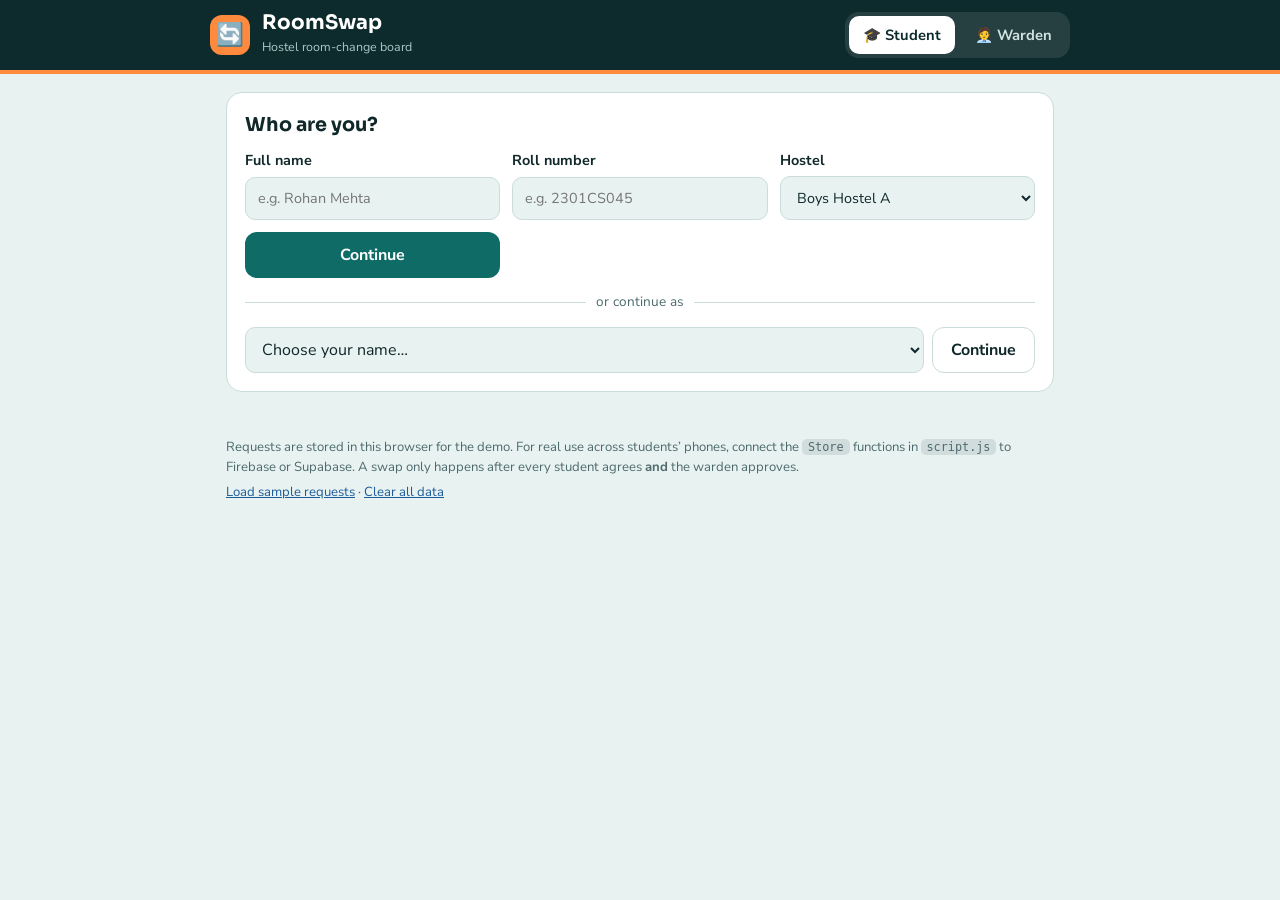
<file: RoomSwap/index.html>
<!DOCTYPE html>
<html lang="en">
<head>
<meta charset="utf-8">
<meta name="viewport" content="width=device-width, initial-scale=1">
<title>RoomSwap – Hostel room-change swaps, 2-way and 3-way</title>
<meta name="description" content="Post the room you have and the room you want. RoomSwap finds 2-way and 3-way swaps between students and sends them to the warden for approval.">
<link rel="icon" href="data:image/svg+xml,<svg xmlns='http://www.w3.org/2000/svg' viewBox='0 0 100 100'><text y='.9em' font-size='90'>🔄</text></svg>">
<link rel="preconnect" href="https://fonts.googleapis.com">
<link href="https://fonts.googleapis.com/css2?family=Sora:wght@600;700&family=Nunito+Sans:wght@400;600;700&display=swap" rel="stylesheet">
<link rel="stylesheet" href="style.css">
</head>
<body>
<header class="bar">
  <div class="brand">
    <span class="logo" aria-hidden="true">🔄</span>
    <div><b>RoomSwap</b><small>Hostel room-change board</small></div>
  </div>
  <nav class="roles" role="tablist" aria-label="Choose your role">
    <button role="tab" class="tab" data-role="student" aria-selected="true">🎓 Student</button>
    <button role="tab" class="tab" data-role="warden" aria-selected="false">🧑‍💼 Warden</button>
  </nav>
</header>

<main>
<noscript><p class="card">RoomSwap needs JavaScript to run. Please enable it.</p></noscript>

<!-- ================= STUDENT ================= -->
<section id="view-student" class="view">
  <div id="signin" class="card">
    <h2>Who are you?</h2>
    <form id="signForm" class="fields two" autocomplete="off">
      <label>Full name<input id="sName" required maxlength="60" placeholder="e.g. Rohan Mehta"></label>
      <label>Roll number<input id="sRoll" required maxlength="20" placeholder="e.g. 2301CS045"></label>
      <label>Hostel<select id="sHostel"></select></label>
      <button class="btn primary" type="submit">Continue</button>
    </form>
    <div class="or"><span>or continue as</span></div>
    <div class="inline">
      <select id="signSel" aria-label="Continue as"></select>
      <button class="btn ghost" id="signBtn" type="button">Continue</button>
    </div>
  </div>

  <div id="dash" class="hide">
    <div id="meCard"></div>

    <div id="reqForm" class="card hide">
      <h2>Post a room-change request</h2>
      <form id="swapForm" autocomplete="off">
        <h3 class="fh">The room you have now</h3>
        <div class="fields two">
          <label>Block<select id="cBlock"></select></label>
          <label>Room number<input id="cNum" required inputmode="numeric" maxlength="3" pattern="[1-9][0-9]{2}" placeholder="e.g. 214"></label>
          <label>Room type<select id="cType"><option>Non-AC</option><option>AC</option></select></label>
          <label>Why do you want to move?<select id="cReason"></select></label>
        </div>
        <h3 class="fh">What you would like instead</h3>
        <p class="hint">Pick any mix. Leave blocks or floors empty to accept any. First digit of the room number is the floor (214 = floor 2).</p>
        <fieldset class="grp"><legend>Block(s)</legend><div id="wBlocks" class="checks"></div></fieldset>
        <fieldset class="grp"><legend>Floor(s)</legend><div id="wFloors" class="checks"></div></fieldset>
        <div class="fields">
          <label>Or one exact room (optional)<input id="wRoom" maxlength="6" placeholder="e.g. A-105"></label>
          <label>Note for the warden (optional)<input id="cNote" maxlength="120" placeholder="e.g. Preparing for GATE, need a quiet floor"></label>
        </div>
        <p id="formErr" class="err hide" role="alert"></p>
        <button class="btn primary wide" type="submit">Post request &amp; find swaps</button>
      </form>
    </div>

    <div id="myReq"></div>
    <div id="optionsBox" class="hide">
      <h2 class="sec">Swap options for you</h2>
      <div id="options" class="list"></div>
    </div>
    <h2 class="sec">Swap proposals</h2>
    <div id="props" class="list"></div>
  </div>
</section>

<!-- ================= WARDEN ================= -->
<section id="view-warden" class="view hide">
  <div id="wardenLock" class="card lockbox">
    <h2>Warden login</h2>
    <p>Enter the warden PIN to approve room changes.</p>
    <form class="lock" id="lockForm">
      <input id="pinInput" type="password" inputmode="numeric" maxlength="8" placeholder="PIN" aria-label="Warden PIN" required>
      <button class="btn primary" type="submit">Unlock</button>
    </form>
    <p class="hint">Demo PIN: 8642</p>
    <p id="lockErr" class="err hide" role="alert"></p>
  </div>
  <div id="wardenMain" class="hide">
    <div class="stats">
      <div class="stat"><b id="sOpen">0</b><span>Open requests</span></div>
      <div class="stat"><b id="sFound">0</b><span>Swaps possible</span></div>
      <div class="stat warn"><b id="sReady">0</b><span>Need approval</span></div>
      <div class="stat"><b id="sDone">0</b><span>Rooms changed</span></div>
    </div>
    <h2 class="sec">Waiting for your approval</h2>
    <div id="readyList" class="list"></div>
    <div class="rowhead"><h2 class="sec">Room change log</h2><button class="btn ghost small" id="csvBtn" type="button">⬇ Download CSV</button></div>
    <div id="logList" class="list"></div>
    <h2 class="sec">All open requests</h2>
    <div id="openList" class="list"></div>
  </div>
</section>
</main>

<div id="toast" class="toast hide" role="status" aria-live="polite"></div>

<footer>
  <p>Requests are stored in this browser for the demo. For real use across students’ phones, connect the <code>Store</code> functions in <code>script.js</code> to Firebase or Supabase. A swap only happens after every student agrees <b>and</b> the warden approves.</p>
  <p><button class="link" id="seedBtn" type="button">Load sample requests</button> · <button class="link" id="resetBtn" type="button">Clear all data</button></p>
</footer>

<script src="script.js"></script>
</body>
</html>
</file>
<file: AirAware/style.css>
:root{--bg:#e3e9ec;--card:#f4f7f8;--ink:#17252d;--mute:#506571;--line:#c3cfd6;--aq:#f5c400;
--display:'Bricolage Grotesque',system-ui,sans-serif;--body:'Instrument Sans',system-ui,-apple-system,'Segoe UI',sans-serif;
--go:#1f7a30;--care:#8a5d00;--skip:#b3201f}
@media (prefers-color-scheme:dark){:root{--bg:#0f161a;--card:#18222788;--ink:#e8f0f3;--mute:#9db0bb;--line:#2c3b44;--go:#6fd47e;--care:#f0c040;--skip:#ff8585}}
*{box-sizing:border-box}
html{scroll-behavior:smooth}
body{margin:0;background:var(--bg);color:var(--ink);font-family:var(--body);line-height:1.55;font-size:16px;min-height:100vh}
:focus-visible{outline:3px solid var(--ink);outline-offset:2px}
.hide{display:none!important}
.sr{position:absolute;left:-9999px}

.top{position:sticky;top:0;z-index:5;display:flex;flex-wrap:wrap;gap:10px 16px;align-items:center;justify-content:space-between;
 padding:12px max(16px,calc((100vw - 900px)/2));background:color-mix(in srgb,var(--bg) 88%,transparent);backdrop-filter:blur(10px);border-bottom:1px solid var(--line)}
.brand{display:flex;align-items:center;gap:10px;font-family:var(--display);font-weight:800;font-size:1.2rem}
.logo{display:grid;place-items:center;width:36px;height:36px;border-radius:10px;background:var(--aq);font-size:1.2rem}
.ctl{display:flex;flex-wrap:wrap;gap:10px;align-items:center}
select{font:inherit;color:var(--ink);background:var(--card);border:1px solid var(--line);border-radius:10px;padding:9px 12px;cursor:pointer}
.sw{display:flex;gap:8px;align-items:center;cursor:pointer;font-size:.92rem;padding:8px 12px;border:1px solid var(--line);border-radius:10px;background:var(--card)}
.sw input{width:18px;height:18px;accent-color:var(--ink)}

main{max-width:900px;margin:0 auto;padding:20px 16px 48px}
h2{font-family:var(--display);font-size:1.25rem;font-weight:800;margin:30px 0 12px}

.status{text-align:center;padding:40px 20px;border:1px dashed var(--line);border-radius:16px;background:var(--card)}
.status p{margin:8px 0;color:var(--mute)}
.status .err{color:var(--ink);font-weight:600;font-size:1.05rem}
.status .det{font-size:.85rem;background:var(--bg);border-radius:8px;padding:8px 12px;display:inline-block;word-break:break-word}
.status button{font:inherit;font-weight:600;color:var(--bg);background:var(--ink);border:0;border-radius:10px;padding:10px 22px;cursor:pointer;margin-top:10px}
.skel{height:14px;width:60%;max-width:320px;margin:0 auto 14px;border-radius:7px;background:linear-gradient(90deg,var(--line),var(--bg),var(--line));background-size:200% 100%}
@media (prefers-reduced-motion:no-preference){.skel{animation:sh 1.2s linear infinite}@keyframes sh{to{background-position:-200% 0}}.pin{transition:left .6s ease}.prg{transition:stroke-dashoffset .8s ease}}

.hero{display:grid;grid-template-columns:auto 1fr;gap:20px 28px;align-items:center;padding:26px;border-radius:20px;border:1px solid var(--line);
 background:linear-gradient(135deg,color-mix(in srgb,var(--aq) 22%,var(--card)),var(--card) 70%)}
.gauge{position:relative;width:170px;height:170px}
.gauge svg{width:100%;height:100%;transform:rotate(-90deg)}
.gauge circle{fill:none;stroke-width:12;stroke-linecap:round}
.trk{stroke:color-mix(in srgb,var(--ink) 12%,transparent)}
.prg{stroke:var(--aq);stroke-dasharray:364.4;stroke-dashoffset:364.4}
.gnum{position:absolute;inset:0;display:flex;flex-direction:column;align-items:center;justify-content:center}
.gnum b{font-family:var(--display);font-size:3.4rem;line-height:1;font-weight:800;letter-spacing:-.03em}
.gnum span{color:var(--mute);font-size:.85rem;font-weight:600}
.chip{display:inline-block;font-weight:600;font-size:.9rem;padding:4px 14px;border-radius:99px;background:var(--aq);color:#111}
.htxt h1{font-family:var(--display);font-weight:800;font-size:clamp(1.5rem,4.5vw,2.2rem);line-height:1.12;margin:12px 0 8px}
.htxt p{margin:0}
.meta{color:var(--mute);font-size:.88rem;margin-top:10px!important}
.spectrum{grid-column:1/-1}
.scale{position:relative;display:flex;height:12px;border-radius:6px;margin:6px 0 6px}
.scale i{display:block;height:100%}
.scale i:first-child{border-radius:6px 0 0 6px}.scale i:last-of-type{border-radius:0 6px 6px 0}
.pin{position:absolute;top:-7px;width:5px;height:26px;background:var(--ink);border-radius:3px;transform:translateX(-2.5px);box-shadow:0 0 0 2px var(--card)}
.ticks{display:flex;justify-content:space-between;font-size:.75rem;color:var(--mute)}

.stats{display:grid;grid-template-columns:repeat(auto-fit,minmax(135px,1fr));gap:10px}
.stat{background:var(--card);border:1px solid var(--line);border-radius:14px;padding:14px}
.stat .ic{font-size:1.3rem}
.stat b{display:block;font-family:var(--display);font-size:1.4rem;margin-top:2px}
.stat span{color:var(--mute);font-size:.85rem}

.acts{display:grid;grid-template-columns:repeat(auto-fit,minmax(250px,1fr));gap:12px}
.act{position:relative;background:var(--card);border:1px solid var(--line);border-radius:16px;padding:16px 16px 16px 20px;overflow:hidden}
.act::before{content:"";position:absolute;left:0;top:0;bottom:0;width:6px;background:var(--c)}
.act.go{--c:var(--go)}.act.care{--c:var(--care)}.act.skip{--c:var(--skip)}
.act .top2{display:flex;justify-content:space-between;align-items:center;gap:10px}
.act .ic{font-size:1.6rem}
.act .n{font-weight:600;margin:8px 0 2px}
.act .r{color:var(--mute);font-size:.88rem;margin:0}
.v{font-weight:600;font-size:.85rem;padding:3px 12px;border-radius:99px;border:2px solid var(--c);color:var(--c)}

.panel{background:var(--card);border:1px solid var(--line);border-radius:16px;padding:18px}
.best{margin:0 0 6px}
.bars{display:flex;gap:6px;align-items:flex-end;height:170px;margin-top:12px}
.bar{flex:1;display:flex;flex-direction:column;justify-content:flex-end;align-items:center;height:100%;font-size:.72rem;color:var(--mute);min-width:0;gap:3px}
.bar div{width:100%;border-radius:6px 6px 2px 2px;min-height:6px}
.bar.now span:last-child{color:var(--ink);font-weight:700}
.bar.pick div{outline:3px solid var(--ink);outline-offset:2px}

.tips{list-style:none;margin:0;padding:0;display:grid;gap:8px}
.tips li{background:var(--card);border:1px solid var(--line);border-radius:12px;padding:12px 14px 12px 44px;position:relative}
.tips li::before{content:"✓";position:absolute;left:14px;top:11px;width:22px;height:22px;border-radius:50%;background:var(--ink);color:var(--bg);display:grid;place-items:center;font-size:.8rem;font-weight:700}
footer{margin-top:36px;color:var(--mute);font-size:.82rem}

@media (max-width:620px){
 .hero{grid-template-columns:1fr;justify-items:start;padding:20px}
 .gauge{width:150px;height:150px}.gnum b{font-size:3rem}
 .ctl{width:100%}select{flex:1}
}
</file>
<file: BloodLinkCampus/style.css>
@import url('https://fonts.googleapis.com/css2?family=Inter:wght@400;500;600;700;800&display=swap');

:root {
  --bg: #f6f7fa;
  --white: #fff;
  --text: #202536;
  --muted: #8992a3;
  --red: #e34d5b;
  --red-dark: #c93648;
  --border: #eaecf1;
  --green: #1ba77a;
}

* {
  margin: 0;
  padding: 0;
  box-sizing: border-box;
}

body {
  font-family: 'Inter', sans-serif;
  background: var(--bg);
  color: var(--text);
}

/* Sidebar */

.sidebar {
  width: 245px;
  height: 100vh;
  position: fixed;
  left: 0;
  top: 0;
  background: #241b2b;
  color: white;
  padding: 29px 18px;
  display: flex;
  flex-direction: column;
  z-index: 10;
}

.brand {
  font-size: 22px;
  font-weight: 800;
  margin-bottom: 55px;
  letter-spacing: -.7px;
}

.brand span {
  color: #ff7180;
  font-size: 29px;
  margin-right: 6px;
}

.side-label, .eyebrow {
  font-size: 10px;
  font-weight: 700;
  letter-spacing: 1.4px;
  color: var(--muted);
  margin-bottom: 10px;
}

.sidebar .side-label {
  color: #a49aaa;
  padding-left: 12px;
}

.nav {
  background: transparent;
  border: none;
  color: #c0b8c5;
  font-family: inherit;
  font-size: 13px;
  text-align: left;
  padding: 14px 13px;
  border-radius: 8px;
  cursor: pointer;
  margin: 4px 0;
}

.nav:hover, .nav.active {
  background: #403144;
  color: white;
}

.nav.active {
  border-left: 3px solid #ff7180;
}

.sidebar-bottom {
  margin-top: auto;
  color: #b7adbc;
  font-size: 11px;
  display: flex;
  gap: 9px;
  align-items: center;
}

.online-dot {
  width: 8px;
  height: 8px;
  background: #35d49b;
  border-radius: 50%;
}

/* Main layout */

.main {
  margin-left: 245px;
  padding: 30px 42px;
  max-width: 1700px;
}

.topbar {
  display: flex;
  align-items: center;
  justify-content: space-between;
  margin-bottom: 28px;
}

.topbar h1 {
  font-size: 25px;
  letter-spacing: -.8px;
}

.top-right {
  display: flex;
  align-items: center;
  gap: 16px;
}

.demo-badge {
  background: #fff0f1;
  color: var(--red);
  padding: 8px 11px;
  border-radius: 20px;
  font-size: 9px;
  font-weight: 800;
}

.avatar {
  width: 37px;
  height: 37px;
  display: grid;
  place-items: center;
  border-radius: 50%;
  background: #ffe5e8;
  color: var(--red-dark);
  font-weight: 800;
}

/* Hero */

.hero {
  background: linear-gradient(110deg, #7e2537, #df5363);
  border-radius: 15px;
  padding: 31px;
  color: white;
  display: flex;
  align-items: center;
  justify-content: space-between;
  margin-bottom: 22px;
  overflow: hidden;
}

.hero .eyebrow {
  color: #ffd5d9;
}

.hero h2 {
  font-size: 25px;
  line-height: 1.4;
  margin: 9px 0;
}

.hero p:not(.eyebrow) {
  font-size: 12px;
  color: #ffe4e6;
  margin-bottom: 19px;
}

.hero-btn {
  padding: 12px 17px;
  background: white;
  color: var(--red-dark);
  border: none;
  border-radius: 8px;
  font-weight: 700;
  font-family: inherit;
  font-size: 11px;
  cursor: pointer;
}

.hero-symbol {
  font-size: 100px;
  color: rgba(255,255,255,.2);
  padding-right: 25px;
}

/* Statistics */

.stats-grid {
  display: grid;
  grid-template-columns: repeat(4, 1fr);
  gap: 16px;
  margin-bottom: 21px;
}

.stat-card, .panel {
  background: var(--white);
  border: 1px solid var(--border);
  border-radius: 13px;
  padding: 21px;
}

.stat-icon {
  width: 35px;
  height: 35px;
  display: grid;
  place-items: center;
  border-radius: 9px;
  font-size: 17px;
}

.stat-icon.red {
  color: var(--red);
  background: #fff0f1;
}

.stat-icon.orange {
  color: #dc8d38;
  background: #fff5e9;
}

.stat-icon.green {
  color: var(--green);
  background: #e9f8f2;
}

.stat-icon.purple {
  color: #8061c7;
  background: #f1edff;
}

.stat-card p {
  color: var(--muted);
  font-size: 11px;
  margin: 13px 0 7px;
}

.stat-card h2 {
  font-size: 26px;
  letter-spacing: -1px;
}

.stat-card small {
  color: #a0a8b6;
  font-size: 10px;
  display: block;
  margin-top: 6px;
}

/* Panels */

.dashboard-grid {
  display: grid;
  grid-template-columns: 1.2fr .8fr;
  gap: 18px;
  margin-bottom: 20px;
}

.panel {
  margin-bottom: 20px;
}

.panel-heading {
  display: flex;
  align-items: center;
  justify-content: space-between;
  gap: 12px;
  margin-bottom: 20px;
}

.panel h3 {
  font-size: 15px;
}

.text-btn {
  background: transparent;
  border: none;
  color: var(--red);
  font-size: 11px;
  font-weight: 700;
  cursor: pointer;
  font-family: inherit;
}

/* Blood group cards */

.blood-group-grid {
  display: grid;
  grid-template-columns: repeat(4, 1fr);
  gap: 10px;
}

.group-card {
  padding: 13px 8px;
  text-align: center;
  background: #fff7f7;
  border: 1px solid #ffebed;
  border-radius: 9px;
}

.group-card h3 {
  color: var(--red-dark);
  font-size: 18px;
}

.group-card p {
  color: var(--muted);
  font-size: 9px;
  margin-top: 5px;
}

/* Emergency panel */

.emergency-panel {
  background: #fffafa;
  border-color: #f7e3e5;
}

.emergency-panel h3 {
  font-size: 18px;
  margin: 9px 0;
}

.emergency-panel > p:not(.eyebrow) {
  font-size: 11px;
  color: var(--muted);
  line-height: 1.7;
}

.emergency-icon {
  font-size: 42px;
  margin: 12px 0;
}

.emergency-panel > small {
  display: block;
  margin-top: 12px;
  color: var(--muted);
  font-size: 9px;
  line-height: 1.6;
}

/* Buttons */

.primary-btn {
  border: none;
  background: var(--red);
  color: white;
  padding: 12px 18px;
  border-radius: 8px;
  font-family: inherit;
  font-size: 11px;
  font-weight: 700;
  cursor: pointer;
  transition: .2s;
}

.primary-btn:hover {
  background: var(--red-dark);
  transform: translateY(-1px);
}

.primary-btn:disabled {
  opacity: .6;
  cursor: not-allowed;
  transform: none;
}

.full-btn {
  width: 100%;
}

/* Forms */

.form-panel {
  max-width: 100%;
}

.form-grid {
  display: grid;
  grid-template-columns: repeat(2, 1fr);
  gap: 17px;
  margin-bottom: 18px;
}

.field {
  display: flex;
  flex-direction: column;
  gap: 8px;
}

.field label {
  font-size: 11px;
  font-weight: 600;
}

.field input, .field select, .filter-select {
  padding: 12px;
  width: 100%;
  border: 1px solid var(--border);
  border-radius: 8px;
  outline: none;
  background: white;
  color: var(--text);
  font-family: inherit;
  font-size: 11px;
}

.field input:focus, .field select:focus, .filter-select:focus {
  border-color: var(--red);
}

.field small {
  font-size: 9px;
  color: var(--muted);
  line-height: 1.5;
}

.full-field {
  grid-column: 1 / -1;
}

.consent {
  display: flex;
  gap: 10px;
  align-items: flex-start;
  margin: 18px 0;
  font-size: 10px;
  color: #697386;
  line-height: 1.7;
}

.consent input {
  margin-top: 3px;
  accent-color: var(--red);
}

.tag {
  background: #fff0f1;
  color: var(--red);
  border-radius: 20px;
  padding: 6px 10px;
  font-size: 9px;
  font-weight: 800;
}

.urgent-tag {
  background: #fff0e8;
  color: #d87934;
}

/* Tables */

.table-scroll {
  overflow-x: auto;
}

table {
  width: 100%;
  min-width: 620px;
  border-collapse: collapse;
  text-align: left;
}

th {
  background: #fafafa;
  color: var(--muted);
  font-size: 10px;
  padding: 13px 10px;
  font-weight: 600;
}

td {
  border-bottom: 1px solid var(--border);
  padding: 14px 10px;
  font-size: 11px;
}

.empty {
  text-align: center;
  padding: 25px;
  color: var(--muted);
}

.status {
  display: inline-block;
  padding: 5px 9px;
  border-radius: 20px;
  font-size: 9px;
  font-weight: 700;
}

.status.ready {
  background: #e9f8f2;
  color: #15966a;
}

.status.cooldown {
  background: #fff3e5;
  color: #bd7b25;
}

.status.review {
  background: #edf0ff;
  color: #5969c8;
}

.status.urgent {
  background: #fff0f1;
  color: var(--red);
}

.status.high {
  background: #fff4e5;
  color: #bc7b25;
}

.status.normal {
  background: #edf0ff;
  color: #5969c8;
}

.filter-select {
  width: 150px;
}

.privacy-note {
  color: var(--muted);
  font-size: 9px;
  margin-top: 13px;
}

/* Section headings */

.section-intro {
  margin: 10px 0 24px;
}

.section-intro h2 {
  font-size: 23px;
  margin: 8px 0;
}

.section-intro > p:last-child {
  font-size: 12px;
  color: var(--muted);
  line-height: 1.6;
}

/* Match results */

.match-panel {
  border-color: #f3dfe2;
}

.match-panel h3 {
  font-size: 19px;
  margin-bottom: 8px;
}

.match-list {
  display: grid;
  grid-template-columns: repeat(2, 1fr);
  gap: 11px;
  margin: 17px 0;
}

.match-card {
  border: 1px solid var(--border);
  padding: 13px;
  border-radius: 9px;
}

.match-card strong {
  font-size: 12px;
}

.match-card p {
  font-size: 10px;
  color: var(--muted);
  margin-top: 6px;
}

.broadcast-message {
  font-size: 11px;
  color: var(--green);
  margin-top: 12px;
}

/* Camp cards */

.camp-list {
  display: grid;
  gap: 12px;
}

.camp-card {
  display: flex;
  align-items: center;
  gap: 15px;
  border: 1px solid var(--border);
  border-radius: 10px;
  padding: 16px;
}

.camp-date {
  background: #fff0f1;
  color: var(--red-dark);
  padding: 12px;
  border-radius: 8px;
  min-width: 58px;
  text-align: center;
  font-weight: 800;
  font-size: 17px;
}

.camp-date small {
  display: block;
  font-size: 9px;
}

.camp-info h3 {
  font-size: 13px;
}

.camp-info p {
  color: var(--muted);
  font-size: 10px;
  margin-top: 5px;
}

.remove-btn {
  margin-left: auto;
  border: none;
  color: var(--red);
  background: #fff0f1;
  padding: 8px 10px;
  border-radius: 7px;
  font-size: 10px;
  cursor: pointer;
}

.muted {
  color: var(--muted);
  font-size: 10px;
  line-height: 1.7;
}

footer {
  text-align: center;
  padding: 20px 0;
  color: #a0a8b6;
  font-size: 10px;
  line-height: 1.8;
}

.hidden {
  display: none !important;
}

/* Responsive */

@media (max-width: 1050px) {
  .main {
    padding: 25px;
  }

  .stats-grid {
    grid-template-columns: repeat(2, 1fr);
  }
}

@media (max-width: 750px) {
  .sidebar {
    position: relative;
    width: 100%;
    height: auto;
    padding: 13px;
    flex-direction: row;
    align-items: center;
    flex-wrap: wrap;
  }

  .brand {
    margin: 0 auto 0 0;
    font-size: 18px;
  }

  .side-label, .sidebar-bottom {
    display: none;
  }

  .nav {
    padding: 9px;
    font-size: 10px;
  }

  .main {
    margin-left: 0;
    padding: 17px 13px;
  }

  .topbar h1 {
    font-size: 19px;
  }

  .dashboard-grid {
    grid-template-columns: 1fr;
  }

  .hero {
    padding: 23px 18px;
  }

  .hero h2 {
    font-size: 19px;
  }

  .hero-symbol {
    font-size: 60px;
    padding: 0;
  }

  .blood-group-grid {
    grid-template-columns: repeat(4, 1fr);
  }

  .form-grid {
    grid-template-columns: 1fr;
  }

  .full-field {
    grid-column: auto;
  }

  .match-list {
    grid-template-columns: 1fr;
  }

  .stat-card {
    padding: 15px;
  }
}

@media (max-width: 380px) {
  .nav {
    font-size: 9px;
    padding: 8px 6px;
  }

  .blood-group-grid {
    grid-template-columns: repeat(2, 1fr);
  }
}
</file>
<file: ClearanceTrack/style.css>
:root{
 --bg:#f4f1ee;--card:#ffffff;--ink:#241a1f;--mute:#6a5c62;--line:#e0d6d3;--acc:#7a1f3d;--accd:#5d1230;--gold:#c9a227;--navy:#2a1018;
 --ok:#1c7a46;--okbg:#e0f4e8;--warn:#996000;--warnbg:#fff0d1;--bad:#b3261e;--badbg:#fde4e2;--info:#2358c4;--infobg:#e3ecfb;
 --display:'Fraunces',Georgia,serif;--body:'Mulish',system-ui,-apple-system,'Segoe UI',sans-serif}
@media (prefers-color-scheme:dark){:root{
 --bg:#150d11;--card:#21151b;--ink:#f5ecef;--mute:#bda9b1;--line:#3b2a32;--acc:#e07a9c;--accd:#f0a0bb;--gold:#e0bc4a;--navy:#0c0609;
 --ok:#6fd48f;--okbg:#12301f;--warn:#f3c25a;--warnbg:#382a08;--bad:#ff8f86;--badbg:#3a1713;--info:#8fb2ff;--infobg:#132646}}
*{box-sizing:border-box}
body{margin:0;background:var(--bg);color:var(--ink);font-family:var(--body);font-size:16px;line-height:1.5}
:focus-visible{outline:3px solid var(--gold);outline-offset:2px}
.hide{display:none!important}
code{background:color-mix(in srgb,var(--ink) 10%,transparent);padding:1px 6px;border-radius:5px;font-size:.9em}

.bar{position:sticky;top:0;z-index:10;display:flex;flex-wrap:wrap;gap:10px 18px;align-items:center;justify-content:space-between;
 padding:12px max(16px,calc((100vw - 900px)/2));background:var(--navy);color:#fff;border-bottom:4px solid var(--gold)}
.brand{display:flex;align-items:center;gap:12px}
.brand b{font-family:var(--display);font-size:1.3rem;display:block;line-height:1.1}
.brand small{color:#cdb8c0;font-size:.78rem}
.logo{display:grid;place-items:center;width:40px;height:40px;border-radius:12px;background:var(--gold);font-size:1.4rem}
.roles{display:flex;gap:6px;background:rgba(255,255,255,.1);padding:4px;border-radius:14px}
.tab{font:inherit;font-weight:700;font-size:.9rem;color:#e6d5db;background:transparent;border:0;border-radius:10px;padding:8px 14px;cursor:pointer}
.tab[aria-selected="true"]{background:#fff;color:#2a1018}

main{max-width:900px;margin:0 auto;padding:18px 16px 24px}
h2{font-family:var(--display);font-size:1.25rem;margin:0 0 10px}
h2.sec{margin:26px 0 10px}
h3{font-family:var(--display);font-size:1.05rem;margin:2px 0 0}
.card{background:var(--card);border:1px solid var(--line);border-radius:16px;padding:18px;margin-bottom:16px}
.lockbox{text-align:center;max-width:420px;margin:30px auto}
.lockbox p{margin:0 0 12px;color:var(--mute)}
.lock{display:flex;gap:8px;justify-content:center}
.lock input{max-width:150px;text-align:center;letter-spacing:.3em}
.lockbox .fields input{text-align:center;letter-spacing:.3em}
.rowhead{display:flex;align-items:center;justify-content:space-between;gap:10px;flex-wrap:wrap}
.rowhead h2{margin-bottom:10px}
.or{display:flex;align-items:center;gap:10px;color:var(--mute);font-size:.85rem;margin:14px 0}
.or::before,.or::after{content:"";flex:1;height:1px;background:var(--line)}

.fields{display:grid;gap:12px}
.fields.two{grid-template-columns:repeat(auto-fit,minmax(220px,1fr))}
label{display:grid;gap:5px;font-weight:700;font-size:.9rem}
.opt{font-weight:400;color:var(--mute)}
input,select{font:inherit;font-weight:400;color:var(--ink);background:var(--bg);border:1.5px solid var(--line);border-radius:10px;padding:10px 12px;width:100%}
input:focus,select:focus{border-color:var(--acc)}
.hint{margin:0 0 10px;font-size:.9rem;color:var(--mute)}
.err{margin:12px 0;padding:10px 14px;border-radius:10px;background:var(--badbg);color:var(--bad);font-size:.92rem;font-weight:600}
.inline{display:flex;gap:8px;flex-wrap:wrap;align-items:center}
.inline input,.inline select{flex:1 1 180px;width:auto}
.search{margin-bottom:14px}
.needs{display:flex;flex-wrap:wrap;gap:6px;align-items:center;font-size:.88rem;color:var(--mute)}

.btn{font:inherit;font-weight:700;border-radius:12px;padding:10px 18px;border:1.5px solid transparent;cursor:pointer;text-decoration:none;display:inline-block;text-align:center}
.btn.primary{background:var(--acc);color:#fff}
.btn.ghost{background:transparent;color:var(--ink);border-color:var(--line)}
.btn.good{background:var(--ok);color:#fff}
.btn.warnb{background:var(--warnbg);color:var(--warn);border-color:var(--warn)}
.btn.danger{background:transparent;color:var(--bad);border-color:var(--bad)}
.btn.small{padding:7px 14px;font-size:.86rem}
.btn:hover{filter:brightness(1.07)}
.link{font:inherit;background:none;border:0;color:var(--info);text-decoration:underline;cursor:pointer;padding:0}

.me{display:flex;gap:14px;align-items:center;flex-wrap:wrap}
.me .info{flex:1 1 200px}
.me h2{margin:0}
.me p{margin:2px 0 0;color:var(--mute);font-size:.9rem}
.avatar{width:50px;height:50px;border-radius:50%;display:grid;place-items:center;color:#fff;font-family:var(--display);font-weight:700;background:hsl(var(--h) 45% 34%);flex:none}

.chip{font-size:.78rem;font-weight:700;padding:3px 11px;border-radius:99px;white-space:nowrap;color:var(--c);border:1.5px solid var(--c);background:color-mix(in srgb,var(--c) 13%,transparent)}
.chip.pending,.chip.in_progress{--c:var(--info)}.chip.approved,.chip.issued{--c:var(--ok)}.chip.dues,.chip.ready{--c:var(--warn)}
.chip.rejected,.chip.cancelled{--c:var(--bad)}.chip.dept{--c:var(--mute);font-weight:600}

.req{border-left:8px solid var(--c,var(--acc))}
.req.issued,.req.ready{--c:var(--ok)}.req.in_progress{--c:var(--info)}.req.cancelled{--c:var(--mute)}
.rtop{display:flex;justify-content:space-between;gap:10px;align-items:flex-start}
.rtype{font-size:.76rem;text-transform:uppercase;letter-spacing:.07em;color:var(--mute);font-weight:700}
.prog{height:10px;border-radius:6px;background:var(--line);overflow:hidden;margin:12px 0 4px}
.prog i{display:block;height:100%;background:var(--ok);border-radius:6px}
.small{font-size:.86rem;color:var(--mute);margin:0}

.steps{list-style:none;margin:14px 0 0;padding:0;display:grid;gap:0}
.steps li{display:grid;grid-template-columns:34px 1fr;gap:4px 12px;padding:10px 0;position:relative}
.steps li:not(:last-child)::after{content:"";position:absolute;left:16px;top:40px;bottom:-4px;width:2px;background:var(--line)}
.dot{width:34px;height:34px;border-radius:50%;display:grid;place-items:center;font-weight:800;background:color-mix(in srgb,var(--c) 15%,var(--card));color:var(--c);border:2px solid var(--c)}
.st.approved{--c:var(--ok)}.st.pending{--c:var(--info)}.st.dues{--c:var(--warn)}.st.rejected{--c:var(--bad)}
.sinfo b{font-size:.98rem}
.sinfo p{margin:2px 0;font-size:.86rem;color:var(--mute)}
.sinfo .why{color:var(--ink);background:color-mix(in srgb,var(--c) 10%,transparent);padding:6px 10px;border-radius:8px;margin-top:4px}
.sacts{display:flex;gap:8px;flex-wrap:wrap;margin-top:6px;align-items:center}
.sacts input{flex:1 1 170px;width:auto;padding:8px 10px}
.acts{display:flex;gap:8px;flex-wrap:wrap;margin-top:12px}

.stats{display:grid;grid-template-columns:repeat(3,1fr);gap:10px;margin-bottom:14px}
.stats.four{grid-template-columns:repeat(auto-fit,minmax(130px,1fr))}
.stat{background:var(--card);border:1px solid var(--line);border-radius:14px;padding:14px;text-align:center}
.stat b{display:block;font-family:var(--display);font-size:2rem;line-height:1}
.stat span{color:var(--mute);font-size:.85rem}
.stat.warn b{color:var(--bad)}
.chips{display:flex;gap:8px;margin-bottom:12px;flex-wrap:wrap}
.chip-btn{font:inherit;font-weight:700;font-size:.9rem;background:var(--card);color:var(--ink);border:1.5px solid var(--line);border-radius:99px;padding:7px 16px;cursor:pointer}
.chip-btn.active{background:var(--acc);color:#fff;border-color:var(--acc)}
.list{display:grid;gap:14px}
.empty{padding:24px;text-align:center;color:var(--mute);border:2px dashed var(--line);border-radius:16px}

.qcard{background:var(--card);border:1px solid var(--line);border-left:8px solid var(--c,var(--info));border-radius:16px;padding:16px}
.qcard.late{--c:var(--bad)}.qcard.dues{--c:var(--warn)}.qcard.approved{--c:var(--ok)}
.qcard .qtop{display:flex;justify-content:space-between;gap:10px;align-items:flex-start;flex-wrap:wrap}
.qcard p{margin:6px 0 0;font-size:.92rem}
.qacts{display:grid;gap:8px;margin-top:12px}
.qacts .r1{display:grid;grid-template-columns:1fr 120px;gap:8px}
.qacts .r2{display:flex;gap:8px;flex-wrap:wrap}
.banner{padding:12px 16px;border-radius:12px;background:var(--warnbg);color:var(--warn);font-weight:700;margin-bottom:14px}

.bott{display:grid;gap:12px}
.brow .bn{display:flex;justify-content:space-between;gap:10px;flex-wrap:wrap;align-items:center;font-weight:700;font-size:.95rem}
.brow .bn span{font-weight:400;color:var(--mute);font-size:.84rem}
.meter{height:12px;border-radius:6px;background:var(--line);overflow:hidden;margin-top:4px}
.meter i{display:block;height:100%;background:var(--info);border-radius:6px}
.brow.top .meter i{background:var(--bad)}

.vres{margin-top:14px;padding:14px 16px;border-radius:12px;border:2px solid var(--c)}
.vres.ok{--c:var(--ok);background:var(--okbg)}.vres.bad{--c:var(--bad);background:var(--badbg)}
.vres b{display:block;font-family:var(--display);font-size:1.1rem;margin-bottom:4px}
.vres p{margin:2px 0}

/* certificate */
#certPage{max-width:820px;margin:0 auto;padding:16px}
.certbar{display:flex;gap:8px;justify-content:space-between;margin-bottom:12px}
.cert{background:#fffdf7;color:#241a1f;border:3px double #7a1f3d;padding:34px 38px;font-family:var(--display);position:relative}
.cert::before{content:"";position:absolute;inset:8px;border:1px solid #c9a227;pointer-events:none}
.cert .col{text-align:center;font-size:1.5rem;font-weight:700;letter-spacing:.04em;color:#7a1f3d}
.cert .ttl{text-align:center;font-size:1.15rem;margin:6px 0 18px;text-transform:uppercase;letter-spacing:.14em}
.cert .meta{display:flex;justify-content:space-between;gap:10px;flex-wrap:wrap;font-family:var(--body);font-size:.9rem;margin-bottom:16px}
.cert p.body{font-size:1.08rem;line-height:1.8;font-weight:400;margin:0 0 16px}
.cert table{width:100%;border-collapse:collapse;font-family:var(--body);font-size:.88rem;margin:10px 0 24px}
.cert th,.cert td{border:1px solid #cdbfc3;padding:6px 10px;text-align:left}
.cert th{background:#f3e9ec}
.cert .sig{display:flex;justify-content:space-between;margin-top:36px;font-family:var(--body);font-size:.9rem}
.cert .sig div{border-top:1px solid #241a1f;padding-top:6px;min-width:170px;text-align:center}
.cert .fine{font-family:var(--body);font-size:.78rem;color:#6a5c62;text-align:center;margin-top:18px}
body.showcert .bar,body.showcert main,body.showcert footer{display:none!important}

.toast{position:fixed;left:50%;bottom:24px;transform:translateX(-50%);z-index:30;background:var(--navy);color:#fff;padding:12px 20px;border-radius:12px;font-weight:600;max-width:calc(100% - 32px);box-shadow:0 6px 24px rgba(0,0,0,.3)}
footer{max-width:900px;margin:0 auto;padding:0 16px 40px;color:var(--mute);font-size:.82rem}
footer p{margin:6px 0}
@media (max-width:520px){.brand small{display:none}.roles{width:100%}.tab{flex:1;padding:8px 4px;font-size:.82rem}.cert{padding:22px 18px}.qacts .r1{grid-template-columns:1fr}}
@media print{
 body{background:#fff}
 .noprint,.toast,footer,.bar,main{display:none!important}
 #certPage{padding:0;max-width:none}
 .cert{border-color:#000}
}
</file>
<file: FloorDuty/style.css>
:root{
 --bg:#f1f3f7;--card:#ffffff;--ink:#1b2133;--mute:#5a6379;--line:#d8dde8;--acc:#e8451e;--accd:#c23512;--mint:#0f9d76;--navy:#1b2133;
 --ok:#0f7a58;--okbg:#dff5ec;--warn:#9a5b00;--warnbg:#fff0d4;--bad:#b3261e;--badbg:#fde4e2;--info:#2358c4;
 --display:'Lexend',system-ui,sans-serif;--body:'Public Sans',system-ui,-apple-system,'Segoe UI',sans-serif}
@media (prefers-color-scheme:dark){:root{
 --bg:#0f1320;--card:#181e30;--ink:#eaeefb;--mute:#a1abc6;--line:#2a3350;--acc:#ff7a55;--accd:#ff9a7d;--mint:#43d2a8;--navy:#080b14;
 --ok:#6fd8b4;--okbg:#10302a;--warn:#f3c25a;--warnbg:#382a08;--bad:#ff8f86;--badbg:#3a1713;--info:#8fb2ff}}
*{box-sizing:border-box}
body{margin:0;background:var(--bg);color:var(--ink);font-family:var(--body);font-size:16px;line-height:1.5}
:focus-visible{outline:3px solid var(--acc);outline-offset:2px}
.hide{display:none!important}
code{background:color-mix(in srgb,var(--ink) 10%,transparent);padding:1px 6px;border-radius:5px;font-size:.9em}

.bar{position:sticky;top:0;z-index:10;display:flex;flex-wrap:wrap;gap:10px 18px;align-items:center;justify-content:space-between;
 padding:12px max(16px,calc((100vw - 900px)/2));background:var(--navy);color:#fff;border-bottom:4px solid var(--acc)}
.brand{display:flex;align-items:center;gap:12px}
.brand b{font-family:var(--display);font-size:1.25rem;display:block;line-height:1.1}
.brand small{color:#b5bdd4;font-size:.78rem}
.logo{display:grid;place-items:center;width:40px;height:40px;border-radius:12px;background:var(--acc);font-size:1.4rem}
.roles{display:flex;gap:6px;background:rgba(255,255,255,.1);padding:4px;border-radius:14px}
.tab{font:inherit;font-weight:600;font-size:.92rem;color:#d4daeb;background:transparent;border:0;border-radius:10px;padding:8px 14px;cursor:pointer}
.tab[aria-selected="true"]{background:#fff;color:#1b2133}

main{max-width:900px;margin:0 auto;padding:18px 16px 24px}
h2{font-family:var(--display);font-size:1.15rem;margin:0 0 10px}
h2.sec{margin:26px 0 10px}
h3{font-family:var(--display);font-size:1.02rem;margin:0}
.card{background:var(--card);border:1px solid var(--line);border-radius:16px;padding:18px;margin-bottom:16px}
.lockbox{text-align:center;max-width:420px;margin:30px auto}
.lockbox p{margin:0 0 12px;color:var(--mute)}
.lock{display:flex;gap:8px;justify-content:center}
.lock input{max-width:150px;text-align:center;letter-spacing:.3em}
.rowhead{display:flex;align-items:center;justify-content:space-between;gap:10px;flex-wrap:wrap}
.rowhead h2{margin-bottom:10px}

.fields{display:grid;gap:12px}
.two{display:grid;grid-template-columns:repeat(auto-fit,minmax(200px,1fr));gap:12px}
.three{display:grid;grid-template-columns:repeat(auto-fit,minmax(160px,1fr));gap:12px}
label{display:grid;gap:5px;font-weight:600;font-size:.9rem}
input,select{font:inherit;font-weight:400;color:var(--ink);background:var(--bg);border:1.5px solid var(--line);border-radius:10px;padding:10px 12px;width:100%}
input:focus,select:focus{border-color:var(--acc)}
.hint{margin:0 0 10px;font-size:.9rem;color:var(--mute)}
.err{margin:12px 0;padding:10px 14px;border-radius:10px;background:var(--badbg);color:var(--bad);font-size:.92rem;font-weight:600}
.inline{display:flex;gap:8px;flex-wrap:wrap;align-items:center}
.inline input,.inline select{flex:1 1 150px;width:auto}

.btn{font:inherit;font-weight:600;border-radius:12px;padding:10px 18px;border:1.5px solid transparent;cursor:pointer;text-decoration:none;display:inline-block;text-align:center;white-space:nowrap}
.btn.primary{background:var(--acc);color:#fff}
.btn.ghost{background:transparent;color:var(--ink);border-color:var(--line)}
.btn.good{background:var(--mint);color:#04241b}
.btn.danger{background:transparent;color:var(--bad);border-color:var(--bad)}
.btn.small{padding:7px 14px;font-size:.88rem}
.btn:hover{filter:brightness(1.07)}
.link{font:inherit;background:none;border:0;color:var(--info);text-decoration:underline;cursor:pointer;padding:0}

.me{display:flex;gap:14px;align-items:center;flex-wrap:wrap}
.me .info{flex:1 1 200px}
.me h2{margin:0}
.me p{margin:2px 0 0;color:var(--mute);font-size:.9rem}
.me .btns{display:flex;gap:8px;flex-wrap:wrap}
.avatar{width:50px;height:50px;border-radius:50%;display:grid;place-items:center;color:#fff;font-family:var(--display);font-weight:700;background:hsl(var(--h) 50% 36%);flex:none}

.banner{padding:16px 18px;border-radius:16px;margin-bottom:6px;background:var(--acc);color:#fff}
.banner h2{margin:0 0 6px;color:#fff}
.banner.free{background:var(--okbg);color:var(--ok)}
.banner.free h2{color:var(--ok)}
.banner .acts{display:flex;gap:8px;flex-wrap:wrap;margin-top:10px}
.banner .btn.good{background:#fff;color:#1b2133}

.list{display:grid;gap:12px}
.list.slim{gap:8px;margin-top:12px}
.empty{padding:22px;text-align:center;color:var(--mute);border:2px dashed var(--line);border-radius:14px}

/* sticky-note duty card */
.note{position:relative;background:hsl(var(--h) 85% 93%);color:#1b2133;border-radius:4px 4px 14px 4px;padding:16px 16px 14px;border:1px solid hsl(var(--h) 40% 80%);box-shadow:0 2px 0 hsl(var(--h) 40% 78%)}
@media (prefers-color-scheme:dark){.note{background:hsl(var(--h) 30% 20%);color:#eaeefb;border-color:hsl(var(--h) 25% 30%);box-shadow:0 2px 0 hsl(var(--h) 25% 12%)}}
.note::before{content:"";position:absolute;top:-8px;left:18px;width:54px;height:16px;background:hsl(var(--h) 60% 70% / .7);transform:rotate(-2deg)}
.note .top{display:flex;justify-content:space-between;gap:10px;align-items:flex-start}
.note .ic{font-size:1.7rem;line-height:1}
.note h3{margin:6px 0 2px}
.note p{margin:2px 0;font-size:.9rem;opacity:.85}
.note .acts{display:flex;gap:8px;flex-wrap:wrap;margin-top:10px;align-items:center}
.note .acts select{flex:1 1 140px;width:auto;padding:8px 10px}
.note.mine{outline:3px solid var(--acc);outline-offset:2px}

.chip{font-size:.78rem;font-weight:700;padding:3px 11px;border-radius:99px;white-space:nowrap;color:var(--c);border:1.5px solid var(--c);background:color-mix(in srgb,var(--c) 14%,transparent)}
.chip.pending{--c:var(--info)}.chip.done{--c:var(--ok)}.chip.missed{--c:var(--bad)}.chip.swap{--c:var(--warn)}.chip.away{--c:var(--warn)}.chip.w1{--c:var(--ok)}.chip.w2{--c:var(--warn)}.chip.w3{--c:var(--bad)}

.row{display:flex;gap:10px;align-items:center;flex-wrap:wrap;background:var(--bg);border:1px solid var(--line);border-radius:12px;padding:10px 12px}
.row .info{flex:1 1 200px}
.row p{margin:0;color:var(--mute);font-size:.86rem}

.tablewrap{overflow-x:auto;background:var(--card);border:1px solid var(--line);border-radius:14px}
table{border-collapse:collapse;width:100%;font-size:.88rem;min-width:520px}
th,td{padding:9px 10px;text-align:left;border-bottom:1px solid var(--line);white-space:nowrap}
th{font-family:var(--display);font-size:.8rem;background:color-mix(in srgb,var(--ink) 5%,transparent)}
tr.today td,tr.today th{background:color-mix(in srgb,var(--acc) 12%,transparent)}
td.mine{font-weight:700;color:var(--accd);background:color-mix(in srgb,var(--acc) 10%,transparent)}
td.off{color:var(--mute)}
.ptitle{padding:12px 12px 0;font-family:var(--display);font-weight:700;display:none}

.fair{display:grid;gap:12px}
.frow .name{display:flex;justify-content:space-between;gap:10px;font-weight:600;font-size:.92rem;flex-wrap:wrap}
.frow .name span{font-weight:400;color:var(--mute);font-size:.84rem}
.meter{height:12px;border-radius:6px;background:var(--line);overflow:hidden;margin-top:4px}
.meter i{display:block;height:100%;background:var(--mint);border-radius:6px}
.frow.me .meter i{background:var(--acc)}
.verdict{margin:0 0 14px;font-weight:700}

.toast{position:fixed;left:50%;bottom:24px;transform:translateX(-50%);z-index:30;background:var(--navy);color:#fff;padding:12px 20px;border-radius:12px;font-weight:600;max-width:calc(100% - 32px);box-shadow:0 6px 24px rgba(0,0,0,.3)}
footer{max-width:900px;margin:0 auto;padding:0 16px 40px;color:var(--mute);font-size:.82rem}
footer p{margin:6px 0}
@media (max-width:520px){.brand small{display:none}.roles{width:100%}.tab{flex:1;padding:8px 6px}}

@media print{
 body{background:#fff;color:#000}
 .bar,footer,.toast,#view-member,#captainLock,.rowhead{display:none!important}
 #captainMain>*:not(#printSheet){display:none!important}
 #printSheet{border:0;overflow:visible}
 .ptitle{display:block;font-size:1.3rem}
 table{min-width:0;font-size:11px}
 th,td{border:1px solid #999;background:#fff!important;color:#000!important}
}
</file>
<file: ParcelPoint/style.css>
:root{
 --bg:#f3eee5;--card:#fffdf8;--ink:#2a2118;--mute:#6b5d4d;--line:#dccfba;--kraft:#b9733b;--kraftd:#8a4f1e;--navy:#2a2118;
 --ok:#1f6f3a;--okbg:#e0f1e5;--warn:#8f5a00;--warnbg:#fdeccb;--bad:#b3261e;--badbg:#fbe1de;--info:#1d4f9c;--infobg:#e1ecfb;--grey:#5b5348;
 --display:'Space Grotesk',system-ui,sans-serif;--body:'Karla',system-ui,-apple-system,'Segoe UI',sans-serif}
@media (prefers-color-scheme:dark){:root{
 --bg:#17120d;--card:#221b14;--ink:#f3eadd;--mute:#b5a690;--line:#3a2f23;--kraft:#d9904f;--kraftd:#e6a56c;--navy:#0f0b07;
 --ok:#78d492;--okbg:#14301d;--warn:#f1be5a;--warnbg:#38280a;--bad:#ff8f86;--badbg:#3b1713;--info:#8db8ff;--infobg:#132646;--grey:#bfb4a2}}
*{box-sizing:border-box}
body{margin:0;background:var(--bg);color:var(--ink);font-family:var(--body);font-size:16px;line-height:1.5}
:focus-visible{outline:3px solid var(--kraft);outline-offset:2px}
.hide{display:none!important}
code{background:color-mix(in srgb,var(--ink) 10%,transparent);padding:1px 6px;border-radius:5px;font-size:.9em}

.bar{position:sticky;top:0;z-index:10;display:flex;flex-wrap:wrap;gap:10px 18px;align-items:center;justify-content:space-between;
 padding:12px max(16px,calc((100vw - 860px)/2));background:var(--navy);color:#fff;border-bottom:4px solid var(--kraft)}
.brand{display:flex;align-items:center;gap:12px}
.brand b{font-family:var(--display);font-size:1.25rem;display:block;line-height:1.1}
.brand small{color:#cdbfa9;font-size:.78rem}
.logo{display:grid;place-items:center;width:40px;height:40px;border-radius:10px;background:var(--kraft);font-size:1.4rem}
.roles{display:flex;gap:6px;background:rgba(255,255,255,.1);padding:4px;border-radius:14px}
.tab{font:inherit;font-weight:700;font-size:.92rem;color:#e6dac7;background:transparent;border:0;border-radius:10px;padding:8px 14px;cursor:pointer}
.tab[aria-selected="true"]{background:var(--kraft);color:#fff}
.badge{display:inline-block;min-width:20px;padding:0 6px;border-radius:99px;background:#fff;color:var(--kraftd);font-size:.78rem;text-align:center;margin-left:4px}

main{max-width:860px;margin:0 auto;padding:18px 16px 24px}
h2{font-family:var(--display);font-size:1.2rem;margin:0 0 12px}
h2.sec{margin:26px 0 12px}
h3{font-family:var(--display);font-size:1.15rem;margin:2px 0 0;line-height:1.25}
.card{background:var(--card);border:1px solid var(--line);border-radius:14px;padding:18px;margin-bottom:16px}
.note-box{margin:0 0 14px;padding:12px 16px;border-radius:12px;background:var(--infobg);color:var(--info);font-size:.95rem}
.lockbox{text-align:center;max-width:420px;margin:30px auto}
.lockbox p{margin:0 0 12px;color:var(--mute)}
.lock{display:flex;gap:8px;justify-content:center}
.lock input{max-width:150px;text-align:center;letter-spacing:.3em}

.fields{display:grid;gap:12px}
.fields.two,.two{display:grid;grid-template-columns:repeat(auto-fit,minmax(200px,1fr));gap:12px}
label{display:grid;gap:5px;font-weight:700;font-size:.9rem}
label.check{display:flex;align-items:center;gap:10px;font-weight:500}
label.check input{width:20px;height:20px;accent-color:var(--kraft)}
input,select,textarea{font:inherit;font-weight:400;color:var(--ink);background:var(--bg);border:1.5px solid var(--line);border-radius:10px;padding:10px 12px;width:100%}
input:focus,select:focus{border-color:var(--kraft)}
.hint{margin:0 0 10px;font-size:.88rem;color:var(--mute)}
.err{margin:0;padding:10px 14px;border-radius:10px;background:var(--badbg);color:var(--bad);font-size:.92rem;font-weight:500}
.inline{display:flex;gap:8px;flex-wrap:wrap}
.inline input{flex:1 1 180px;width:auto;font-family:var(--display);font-size:1.2rem;letter-spacing:.08em;text-transform:uppercase}
.search{margin-bottom:14px}

.btn{font:inherit;font-weight:700;border-radius:10px;padding:10px 18px;border:1.5px solid transparent;cursor:pointer;text-decoration:none;display:inline-block;text-align:center}
.btn.primary{background:var(--kraft);color:#fff}
.btn.ghost{background:transparent;color:var(--ink);border-color:var(--line)}
.btn.good{background:var(--ok);color:#fff}
.btn.danger{background:transparent;color:var(--bad);border-color:var(--bad)}
.btn.small{padding:7px 14px;font-size:.88rem}
.btn:hover{filter:brightness(1.07)}
.link{font:inherit;background:none;border:0;color:var(--info);text-decoration:underline;cursor:pointer;padding:0}

.list{display:grid;gap:14px}
.list.slim{gap:8px;margin-bottom:6px}
.empty{padding:24px;text-align:center;color:var(--mute);border:2px dashed var(--line);border-radius:14px}

/* parcel card with tape strip + shipping label */
.parcel{position:relative;background:var(--card);border:1px solid var(--line);border-top:10px solid var(--c);border-radius:6px 6px 14px 14px;padding:16px 18px}
.parcel.waiting{--c:var(--kraft)}.parcel.aging{--c:#e0a100}.parcel.urgent{--c:var(--bad)}
.parcel.collected{--c:var(--ok)}.parcel.returned{--c:var(--grey)}
.p-top{display:flex;justify-content:space-between;gap:10px;align-items:flex-start}
.courier{font-size:.78rem;text-transform:uppercase;letter-spacing:.07em;color:var(--mute);font-weight:700}
.who{margin:6px 0 0;font-size:.95rem}
.chip{font-size:.8rem;font-weight:700;padding:4px 12px;border-radius:99px;white-space:nowrap;color:var(--c);border:1.5px solid var(--c);background:color-mix(in srgb,var(--c) 14%,var(--card))}
.chip.waiting{--c:var(--kraftd)}.chip.aging{--c:var(--warn)}.chip.urgent{--c:var(--bad)}.chip.collected{--c:var(--ok)}.chip.returned{--c:var(--grey)}
.chip.expected{--c:var(--info)}.chip.arrived{--c:var(--ok)}
.label{margin:14px 0 0;border:2px dashed var(--mute);border-radius:8px;padding:10px 14px;display:flex;flex-wrap:wrap;gap:8px 20px;align-items:center;justify-content:space-between}
.label small{display:block;color:var(--mute);font-size:.7rem;font-weight:700;letter-spacing:.1em;text-transform:uppercase}
.code{font-family:var(--display);font-size:1.9rem;font-weight:700;letter-spacing:.1em;line-height:1.1}
.shelf{font-family:var(--display);font-size:1.5rem;font-weight:700}
.bars{flex-basis:100%;height:22px;background:repeating-linear-gradient(90deg,var(--ink) 0 2px,transparent 2px 4px,var(--ink) 4px 5px,transparent 5px 8px,var(--ink) 8px 11px,transparent 11px 13px);opacity:.75;border-radius:2px}
.grid{display:grid;grid-template-columns:repeat(auto-fit,minmax(130px,1fr));gap:10px;margin:14px 0 0}
.grid dt{font-size:.72rem;color:var(--mute);font-weight:700;text-transform:uppercase;letter-spacing:.05em}
.grid dd{margin:0;font-weight:700;font-size:.95rem}
.flags{display:flex;flex-wrap:wrap;gap:8px;margin-top:12px}
.flag{font-size:.82rem;font-weight:700;padding:3px 10px;border-radius:8px;background:var(--warnbg);color:var(--warn)}
.flag.cod{background:var(--badbg);color:var(--bad)}
.flag.auth{background:var(--infobg);color:var(--info)}
.acts{display:flex;flex-wrap:wrap;gap:8px;margin-top:14px;align-items:center}
.acts input{flex:1 1 170px;width:auto}
.warnline{margin:10px 0 0;font-size:.9rem;color:var(--bad);font-weight:700}

.banner{padding:14px 18px;border-radius:14px;background:var(--kraft);color:#fff;font-family:var(--display);font-size:1.15rem;font-weight:700;margin-bottom:4px}
.banner.none{background:var(--greybg,var(--card));color:var(--mute);border:1px solid var(--line);font-weight:500;font-family:var(--body)}

.stats{display:grid;grid-template-columns:repeat(3,1fr);gap:10px;margin-bottom:16px}
.stat{background:var(--card);border:1px solid var(--line);border-radius:14px;padding:14px;text-align:center}
.stat b{display:block;font-family:var(--display);font-size:2rem;line-height:1}
.stat span{color:var(--mute);font-size:.85rem}
.stat.warn b{color:var(--warn)}
.chips{display:flex;gap:8px;margin-bottom:12px;flex-wrap:wrap}
.chip-btn{font:inherit;font-weight:700;font-size:.9rem;background:var(--card);color:var(--ink);border:1.5px solid var(--line);border-radius:99px;padding:7px 16px;cursor:pointer}
.chip-btn.active{background:var(--navy);color:#fff;border-color:var(--navy)}

.result{margin-top:14px;padding:14px 16px;border-radius:12px;background:var(--okbg);border:2px solid var(--ok)}
.result p{margin:0 0 8px}
.result .code{display:block;margin:4px 0 10px}

dialog{border:0;border-radius:18px;padding:22px;max-width:420px;width:calc(100% - 32px);background:var(--card);color:var(--ink)}
dialog::backdrop{background:rgba(10,6,2,.6)}
dialog h2{margin-bottom:6px}
.opts{display:grid;gap:8px;margin:12px 0}
.opts label{font-weight:500;display:flex;gap:10px;align-items:center;padding:10px 12px;border:1.5px solid var(--line);border-radius:10px}
.opts input{width:18px;height:18px;accent-color:var(--kraft)}
.dlg-acts{display:flex;gap:8px;margin-top:14px}
.dlg-acts .btn{flex:1}

.toast{position:fixed;left:50%;bottom:24px;transform:translateX(-50%);z-index:30;background:var(--navy);color:#fff;padding:12px 20px;border-radius:12px;font-weight:500;max-width:calc(100% - 32px);box-shadow:0 6px 24px rgba(0,0,0,.3)}
footer{max-width:860px;margin:0 auto;padding:0 16px 40px;color:var(--mute);font-size:.82rem}
footer p{margin:6px 0}
@media (max-width:520px){.brand small{display:none}.roles{width:100%}.tab{flex:1;padding:8px 6px}.code{font-size:1.6rem}}
</file>
<file: RoomMatch/style.css>
:root{
 --bg:#f3f0fb;--card:#ffffff;--ink:#1f1535;--mute:#5f5879;--line:#ddd7ee;--acc:#6a3df0;--accd:#4f27cc;--coral:#ff6b6b;--navy:#1f1535;
 --ok:#1b7a45;--okbg:#e0f4e8;--teal:#0e6f8c;--warn:#9a6200;--warnbg:#fff0d1;--bad:#b3261e;--badbg:#fde4e2;
 --display:'Outfit',system-ui,sans-serif;--body:'Figtree',system-ui,-apple-system,'Segoe UI',sans-serif}
@media (prefers-color-scheme:dark){:root{
 --bg:#120c22;--card:#1c1433;--ink:#efeaff;--mute:#aaa1c6;--line:#34294f;--acc:#9a7bff;--accd:#b9a2ff;--coral:#ff8585;--navy:#0b0716;
 --ok:#6fd48f;--okbg:#12301f;--teal:#6ccbe8;--warn:#f3c25a;--warnbg:#382a08;--bad:#ff8f86;--badbg:#3a1713}}
*{box-sizing:border-box}
body{margin:0;background:var(--bg);color:var(--ink);font-family:var(--body);font-size:16px;line-height:1.5}
:focus-visible{outline:3px solid var(--coral);outline-offset:2px}
.hide{display:none!important}
code{background:color-mix(in srgb,var(--ink) 10%,transparent);padding:1px 6px;border-radius:5px;font-size:.9em}

.bar{position:sticky;top:0;z-index:10;display:flex;flex-wrap:wrap;gap:10px 18px;align-items:center;justify-content:space-between;
 padding:12px max(16px,calc((100vw - 860px)/2));background:var(--navy);color:#fff}
.brand{display:flex;align-items:center;gap:12px}
.brand b{font-family:var(--display);font-size:1.3rem;display:block;line-height:1.1}
.brand small{color:#bdb3d9;font-size:.78rem}
.logo{display:grid;place-items:center;width:40px;height:40px;border-radius:12px;background:linear-gradient(135deg,var(--acc),var(--coral));font-size:1.4rem}
.roles{display:flex;gap:6px;background:rgba(255,255,255,.1);padding:4px;border-radius:14px}
.tab{font:inherit;font-weight:600;font-size:.92rem;color:#d9d0f0;background:transparent;border:0;border-radius:10px;padding:8px 14px;cursor:pointer}
.tab[aria-selected="true"]{background:#fff;color:#1f1535}

main{max-width:860px;margin:0 auto;padding:18px 16px 24px}
h2{font-family:var(--display);font-size:1.25rem;margin:0 0 10px}
h2.sec{margin:26px 0 8px}
h3{font-family:var(--display);font-size:1.1rem;margin:0}
.card{background:var(--card);border:1px solid var(--line);border-radius:18px;padding:18px;margin-bottom:16px}
.lockbox{text-align:center;max-width:420px;margin:30px auto}
.lockbox p{margin:0 0 12px;color:var(--mute)}
.lock{display:flex;gap:8px;justify-content:center}
.lock input{max-width:150px;text-align:center;letter-spacing:.3em}
.rowhead{display:flex;align-items:center;justify-content:space-between;gap:10px}

.fields{display:grid;gap:12px}
.fields.two{grid-template-columns:repeat(auto-fit,minmax(220px,1fr))}
label{display:grid;gap:5px;font-weight:600;font-size:.9rem}
input,select,textarea{font:inherit;font-weight:400;color:var(--ink);background:var(--bg);border:1.5px solid var(--line);border-radius:10px;padding:10px 12px;width:100%}
input:focus,select:focus{border-color:var(--acc)}
input:disabled{opacity:.6}
.hint{margin:0 0 12px;font-size:.9rem;color:var(--mute)}
.err{margin:12px 0;padding:10px 14px;border-radius:10px;background:var(--badbg);color:var(--bad);font-size:.92rem;font-weight:500}
.inline{display:flex;gap:8px;flex-wrap:wrap}
.inline select{flex:1 1 220px;width:auto}

.btn{font:inherit;font-weight:700;border-radius:12px;padding:10px 18px;border:1.5px solid transparent;cursor:pointer;text-decoration:none;display:inline-block;text-align:center}
.btn.primary{background:var(--acc);color:#fff}
.btn.ghost{background:transparent;color:var(--ink);border-color:var(--line)}
.btn.good{background:var(--ok);color:#fff}
.btn.danger{background:transparent;color:var(--bad);border-color:var(--bad)}
.btn.small{padding:7px 14px;font-size:.88rem}
.btn.wide{width:100%;margin-top:6px}
.btn:disabled{opacity:.55;cursor:default}
.btn:hover:not(:disabled){filter:brightness(1.08)}
.link{font:inherit;background:none;border:0;color:var(--accd);text-decoration:underline;cursor:pointer;padding:0}

/* quiz */
.qhead{margin:22px 0 4px}
.q{border:0;padding:0;margin:0 0 18px}
.q legend{font-weight:700;margin-bottom:8px;padding:0}
.opts{display:flex;flex-wrap:wrap;gap:8px}
.pill{display:block}
.pill input{position:absolute;opacity:0;width:1px;height:1px}
.pill span{display:block;padding:9px 16px;border:2px solid var(--line);border-radius:99px;font-weight:600;font-size:.92rem;cursor:pointer;background:var(--bg)}
.pill input:checked+span{background:var(--acc);border-color:var(--acc);color:#fff}
.pill input:focus-visible+span{outline:3px solid var(--coral);outline-offset:2px}
.dl{display:flex;align-items:center;gap:8px;margin-top:8px;font-weight:500;font-size:.85rem;color:var(--mute)}
.dl input{width:17px;height:17px;accent-color:var(--coral)}

.subtabs{display:flex;gap:6px;margin:0 0 14px;flex-wrap:wrap}
.sub{font:inherit;font-weight:700;font-size:.92rem;background:var(--card);color:var(--ink);border:1.5px solid var(--line);border-radius:99px;padding:8px 18px;cursor:pointer}
.sub.active{background:var(--acc);color:#fff;border-color:var(--acc)}
.badge{display:inline-block;min-width:20px;padding:0 6px;border-radius:99px;background:var(--coral);color:#fff;font-size:.78rem;text-align:center;margin-left:4px}

.me{display:flex;gap:14px;align-items:center;flex-wrap:wrap;margin-bottom:14px}
.me .info{flex:1 1 200px}
.me h2{margin:0}
.me p{margin:2px 0 0;color:var(--mute);font-size:.9rem}
.avatar{width:52px;height:52px;border-radius:50%;display:grid;place-items:center;color:#fff;font-family:var(--display);font-weight:700;font-size:1.2rem;background:hsl(var(--h) 55% 38%);flex:none}
.chip{font-size:.8rem;font-weight:700;padding:4px 12px;border-radius:99px;white-space:nowrap;color:var(--c);border:1.5px solid var(--c);background:color-mix(in srgb,var(--c) 13%,var(--card))}
.chip.great{--c:var(--ok)}.chip.good{--c:var(--teal)}.chip.okay{--c:var(--warn)}.chip.risky{--c:var(--bad)}
.chip.looking{--c:var(--accd)}.chip.matched{--c:var(--ok)}.chip.pending{--c:var(--warn)}

.mcard{display:grid;grid-template-columns:auto 1fr;gap:14px 16px;background:var(--card);border:1px solid var(--line);border-radius:18px;padding:16px}
.ring{--c:var(--ok);width:72px;height:72px;border-radius:50%;display:grid;place-items:center;background:conic-gradient(var(--c) calc(var(--p) * 1%),var(--line) 0)}
.ring.great{--c:var(--ok)}.ring.good{--c:var(--teal)}.ring.okay{--c:#d98f00}.ring.risky{--c:var(--bad)}
.ring span{display:grid;place-items:center;width:56px;height:56px;border-radius:50%;background:var(--card);font-family:var(--display);font-weight:700;font-size:1.25rem}
.minfo h3 small{font-family:var(--body);font-weight:500;font-size:.82rem;color:var(--mute);margin-left:6px}
.about{margin:4px 0 8px;color:var(--mute);font-size:.92rem;font-style:italic}
.why{list-style:none;margin:10px 0 0;padding:0;display:grid;gap:4px;font-size:.9rem}
.why li{padding-left:24px;position:relative}
.why li::before{position:absolute;left:0;font-weight:700}
.why .yes::before{content:"✓";color:var(--ok)}
.why .no::before{content:"!";color:var(--warn)}
.macts{grid-column:1/-1;display:flex;gap:8px;flex-wrap:wrap}
.empty{padding:26px;text-align:center;color:var(--mute);border:2px dashed var(--line);border-radius:16px}
.paircard{border-left:8px solid var(--ok)}
.paircard .names{font-family:var(--display);font-size:1.15rem;font-weight:700}
.roomrow{display:flex;gap:8px;margin-top:10px;flex-wrap:wrap}
.roomrow input{flex:1 1 150px;width:auto}
.reqrow{display:flex;gap:10px;align-items:center;flex-wrap:wrap;background:var(--card);border:1px solid var(--line);border-radius:14px;padding:12px 14px;margin-bottom:8px}
.reqrow .info{flex:1 1 180px}
.reqrow p{margin:0;color:var(--mute);font-size:.88rem}
.subh{font-family:var(--display);font-size:1.05rem;margin:18px 0 8px}

.stats{display:grid;grid-template-columns:repeat(3,1fr);gap:10px;margin-bottom:8px}
.stat{background:var(--card);border:1px solid var(--line);border-radius:14px;padding:14px;text-align:center}
.stat b{display:block;font-family:var(--display);font-size:2rem;line-height:1}
.stat span{color:var(--mute);font-size:.85rem}
.list{display:grid;gap:14px}

.toast{position:fixed;left:50%;bottom:24px;transform:translateX(-50%);z-index:30;background:var(--navy);color:#fff;padding:12px 20px;border-radius:12px;font-weight:500;max-width:calc(100% - 32px);box-shadow:0 6px 24px rgba(0,0,0,.3)}
footer{max-width:860px;margin:0 auto;padding:0 16px 40px;color:var(--mute);font-size:.82rem}
footer p{margin:6px 0}
@media (max-width:520px){.brand small{display:none}.roles{width:100%}.tab{flex:1;padding:8px 6px}.ring{width:60px;height:60px}.ring span{width:46px;height:46px;font-size:1.05rem}}
</file>
<file: RoomSwap/style.css>
:root{
 --bg:#e8f2f1;--card:#ffffff;--ink:#10282a;--mute:#4d6a6c;--line:#cadcdb;--acc:#0f6b66;--accd:#0a4f4b;--sun:#ff8a3d;--navy:#0d2a2c;
 --ok:#1b7a45;--okbg:#e0f4e8;--warn:#9a5b00;--warnbg:#fff0d6;--bad:#b3261e;--badbg:#fde4e2;--info:#1d5c9c;
 --display:'Sora',system-ui,sans-serif;--body:'Nunito Sans',system-ui,-apple-system,'Segoe UI',sans-serif}
@media (prefers-color-scheme:dark){:root{
 --bg:#0a1718;--card:#122324;--ink:#e6f4f3;--mute:#9bbab8;--line:#244042;--acc:#3cc4bb;--accd:#6edad3;--sun:#ff9d5c;--navy:#061011;
 --ok:#6fd48f;--okbg:#12301f;--warn:#f3c25a;--warnbg:#382a08;--bad:#ff8f86;--badbg:#3a1713;--info:#8bbcf0}}
*{box-sizing:border-box}
body{margin:0;background:var(--bg);color:var(--ink);font-family:var(--body);font-size:16px;line-height:1.5}
:focus-visible{outline:3px solid var(--sun);outline-offset:2px}
.hide{display:none!important}
code{background:color-mix(in srgb,var(--ink) 10%,transparent);padding:1px 6px;border-radius:5px;font-size:.9em}

.bar{position:sticky;top:0;z-index:10;display:flex;flex-wrap:wrap;gap:10px 18px;align-items:center;justify-content:space-between;
 padding:12px max(16px,calc((100vw - 860px)/2));background:var(--navy);color:#fff;border-bottom:4px solid var(--sun)}
.brand{display:flex;align-items:center;gap:12px}
.brand b{font-family:var(--display);font-size:1.25rem;display:block;line-height:1.1}
.brand small{color:#a9c7c5;font-size:.78rem}
.logo{display:grid;place-items:center;width:40px;height:40px;border-radius:12px;background:var(--sun);font-size:1.4rem}
.roles{display:flex;gap:6px;background:rgba(255,255,255,.1);padding:4px;border-radius:14px}
.tab{font:inherit;font-weight:700;font-size:.92rem;color:#cfe3e1;background:transparent;border:0;border-radius:10px;padding:8px 14px;cursor:pointer}
.tab[aria-selected="true"]{background:#fff;color:#0d2a2c}

main{max-width:860px;margin:0 auto;padding:18px 16px 24px}
h2{font-family:var(--display);font-size:1.2rem;margin:0 0 10px}
h2.sec{margin:26px 0 10px}
h3{font-family:var(--display);font-size:1.02rem;margin:0}
.fh{margin:18px 0 8px}
.card{background:var(--card);border:1px solid var(--line);border-radius:16px;padding:18px;margin-bottom:16px}
.lockbox{text-align:center;max-width:420px;margin:30px auto}
.lockbox p{margin:0 0 12px;color:var(--mute)}
.lock{display:flex;gap:8px;justify-content:center}
.lock input{max-width:150px;text-align:center;letter-spacing:.3em}
.rowhead{display:flex;align-items:center;justify-content:space-between;gap:10px}
.or{display:flex;align-items:center;gap:10px;color:var(--mute);font-size:.85rem;margin:14px 0}
.or::before,.or::after{content:"";flex:1;height:1px;background:var(--line)}

.fields{display:grid;gap:12px}
.fields.two{grid-template-columns:repeat(auto-fit,minmax(220px,1fr))}
label{display:grid;gap:5px;font-weight:700;font-size:.9rem}
input,select{font:inherit;font-weight:400;color:var(--ink);background:var(--bg);border:1.5px solid var(--line);border-radius:10px;padding:10px 12px;width:100%}
input:focus,select:focus{border-color:var(--acc)}
.hint{margin:0 0 10px;font-size:.9rem;color:var(--mute)}
.err{margin:12px 0;padding:10px 14px;border-radius:10px;background:var(--badbg);color:var(--bad);font-size:.92rem;font-weight:600}
.inline{display:flex;gap:8px;flex-wrap:wrap}
.inline select{flex:1 1 220px;width:auto}
.grp{border:0;margin:0 0 12px;padding:0}
.grp legend{font-weight:700;font-size:.9rem;margin-bottom:6px;padding:0}
.checks{display:flex;gap:8px;flex-wrap:wrap}
.chk{display:block}
.chk input{position:absolute;opacity:0;width:1px;height:1px}
.chk span{display:block;min-width:48px;text-align:center;padding:8px 16px;border:2px solid var(--line);border-radius:10px;font-weight:700;cursor:pointer;background:var(--bg)}
.chk input:checked+span{background:var(--acc);border-color:var(--acc);color:#fff}
.chk input:focus-visible+span{outline:3px solid var(--sun);outline-offset:2px}

.btn{font:inherit;font-weight:700;border-radius:12px;padding:10px 18px;border:1.5px solid transparent;cursor:pointer;text-decoration:none;display:inline-block;text-align:center}
.btn.primary{background:var(--acc);color:#fff}
.btn.sun{background:var(--sun);color:#2a1300}
.btn.ghost{background:transparent;color:var(--ink);border-color:var(--line)}
.btn.good{background:var(--ok);color:#fff}
.btn.danger{background:transparent;color:var(--bad);border-color:var(--bad)}
.btn.small{padding:7px 14px;font-size:.88rem}
.btn.wide{width:100%;margin-top:8px}
.btn:hover{filter:brightness(1.08)}
.link{font:inherit;background:none;border:0;color:var(--info);text-decoration:underline;cursor:pointer;padding:0}

.me{display:flex;gap:14px;align-items:center;flex-wrap:wrap}
.me .info{flex:1 1 200px}
.me h2{margin:0}
.me p{margin:2px 0 0;color:var(--mute);font-size:.9rem}
.avatar{width:50px;height:50px;border-radius:50%;display:grid;place-items:center;color:#fff;font-family:var(--display);font-weight:700;background:hsl(var(--h) 50% 36%);flex:none}

.chip{font-size:.8rem;font-weight:700;padding:4px 12px;border-radius:99px;white-space:nowrap;color:var(--c);border:1.5px solid var(--c);background:color-mix(in srgb,var(--c) 13%,var(--card))}
.chip.open,.chip.awaiting{--c:var(--info)}.chip.proposed,.chip.ready{--c:var(--warn)}.chip.done,.chip.approved{--c:var(--ok)}
.chip.cancelled,.chip.declined,.chip.rejected{--c:var(--bad)}.chip.k2{--c:var(--ok)}.chip.k3{--c:var(--accd)}
.room{font-family:var(--display);font-weight:700;padding:2px 10px;border-radius:8px;background:color-mix(in srgb,var(--acc) 14%,var(--card));border:1.5px solid color-mix(in srgb,var(--acc) 40%,transparent);white-space:nowrap}
.arrow{color:var(--sun);font-weight:700;font-size:1.1rem}

.req{border-left:8px solid var(--acc)}
.req .top{display:flex;justify-content:space-between;gap:10px;align-items:flex-start;margin-bottom:10px}
.req p{margin:6px 0}
.demand{background:var(--warnbg);color:var(--warn);padding:8px 12px;border-radius:10px;font-size:.9rem;font-weight:600}
.acts{display:flex;gap:8px;flex-wrap:wrap;margin-top:12px;align-items:center}
.acts input{flex:1 1 180px;width:auto}

.chain{background:var(--card);border:1px solid var(--line);border-radius:16px;padding:16px}
.chain .ctop{display:flex;gap:8px;align-items:center;flex-wrap:wrap;margin-bottom:10px}
.chain .meta{color:var(--mute);font-size:.85rem}
.moves{list-style:none;margin:0 0 12px;padding:0;display:grid;gap:8px}
.moves li{display:flex;gap:8px;align-items:center;flex-wrap:wrap}
.moves li b{min-width:96px}
.moves li.me b{color:var(--acc)}
.consent{font-size:.85rem;color:var(--mute);margin-left:auto}
.consent.agreed{color:var(--ok);font-weight:700}.consent.declined{color:var(--bad);font-weight:700}

.stats{display:grid;grid-template-columns:repeat(auto-fit,minmax(130px,1fr));gap:10px;margin-bottom:8px}
.stat{background:var(--card);border:1px solid var(--line);border-radius:14px;padding:14px;text-align:center}
.stat b{display:block;font-family:var(--display);font-size:2rem;line-height:1}
.stat span{color:var(--mute);font-size:.85rem}
.stat.warn b{color:var(--warn)}
.list{display:grid;gap:14px}
.empty{padding:24px;text-align:center;color:var(--mute);border:2px dashed var(--line);border-radius:16px}
.row{display:flex;gap:10px;align-items:center;flex-wrap:wrap;background:var(--card);border:1px solid var(--line);border-radius:14px;padding:12px 14px}
.row .info{flex:1 1 220px}
.row p{margin:0;color:var(--mute);font-size:.88rem}

.toast{position:fixed;left:50%;bottom:24px;transform:translateX(-50%);z-index:30;background:var(--navy);color:#fff;padding:12px 20px;border-radius:12px;font-weight:600;max-width:calc(100% - 32px);box-shadow:0 6px 24px rgba(0,0,0,.3)}
footer{max-width:860px;margin:0 auto;padding:0 16px 40px;color:var(--mute);font-size:.82rem}
footer p{margin:6px 0}
@media (max-width:520px){.brand small{display:none}.roles{width:100%}.tab{flex:1;padding:8px 6px}.consent{margin-left:0}}
</file>
